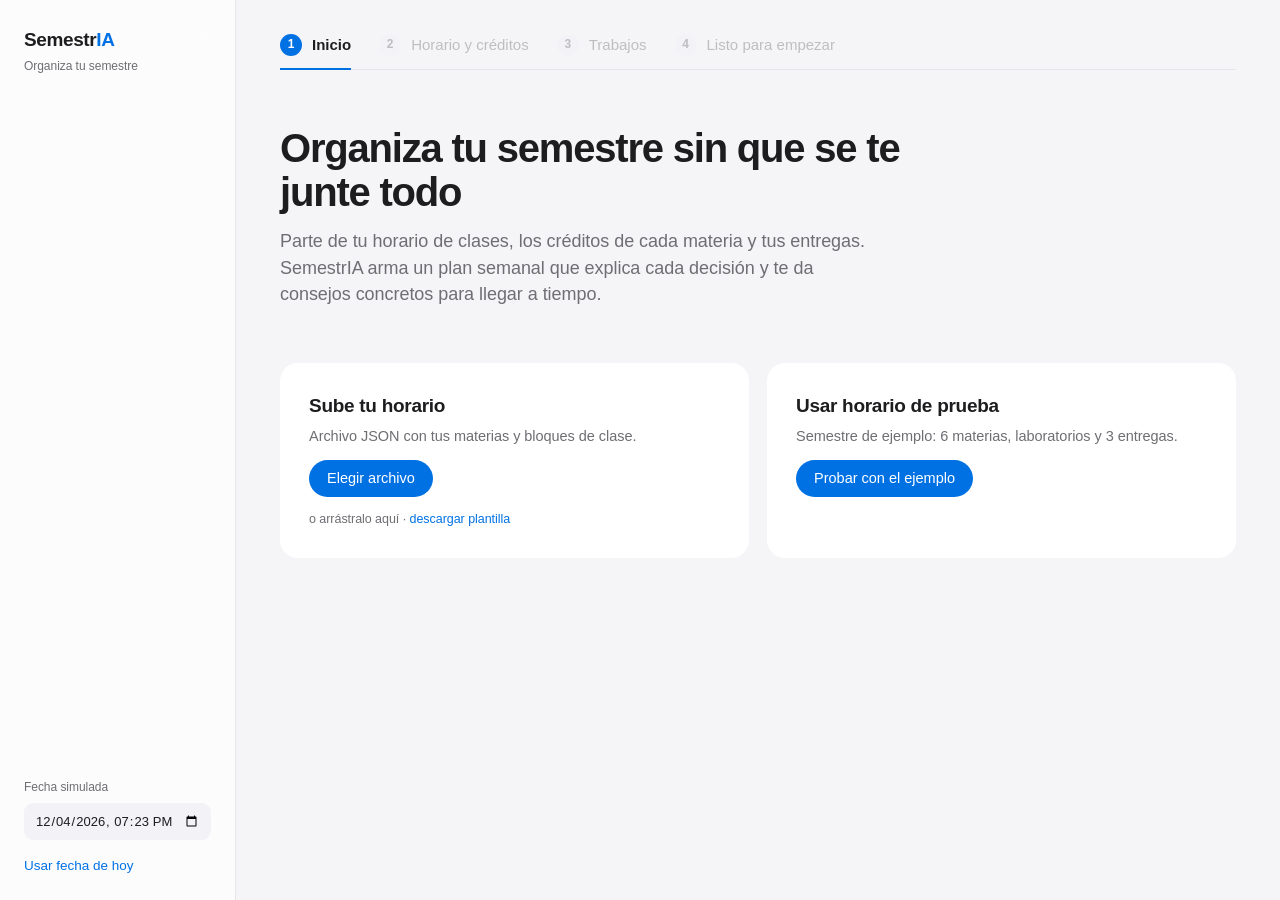
<file: prototipo/index.html>
<!doctype html>
<html lang="es">
<head>
<meta charset="utf-8">
<meta name="viewport" content="width=device-width, initial-scale=1">
<title>SemestrIA</title>
<link rel="stylesheet" href="estilos.css">
<link rel="stylesheet" href="asistente.css">
</head>
<body>
<aside class="side" id="side"></aside>
<main id="v"></main>
<div id="det"></div>
<dialog id="dlg"></dialog>
<script src="asistente.js"></script>
<script src="app.js"></script>
</body>
</html>
</file>
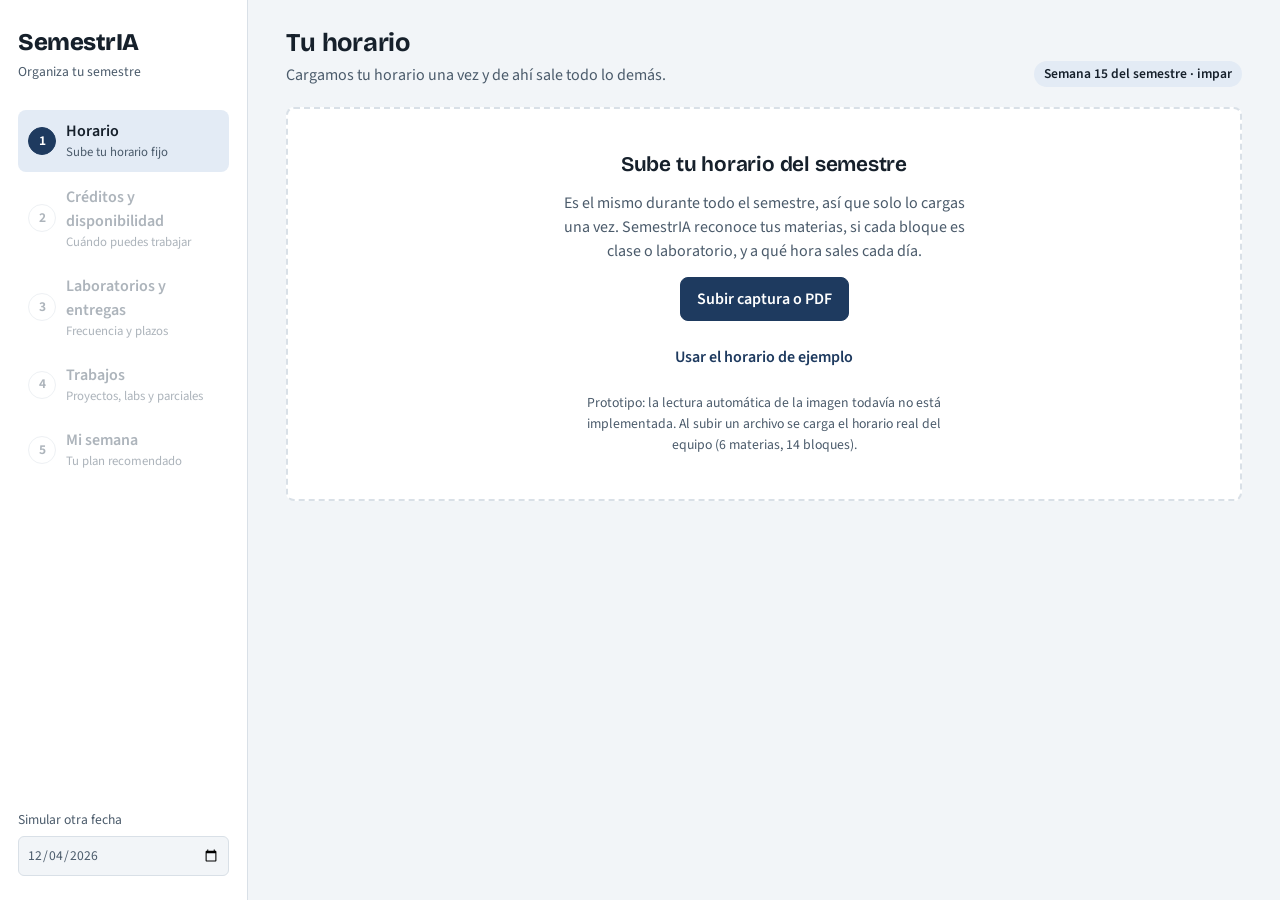
<file: archivo_hito2/prototipo/semestria_prototipo.html>
<!doctype html>
<html lang="es">
<head>
<meta charset="utf-8">
<meta name="viewport" content="width=device-width, initial-scale=1, viewport-fit=cover">
<title>SemestrIA · Organiza tu semestre</title>
<link rel="preconnect" href="https://fonts.googleapis.com">
<link href="https://fonts.googleapis.com/css2?family=Bricolage+Grotesque:opsz,wght@12..96,500..800&family=Source+Sans+3:wght@400;600;700&display=swap" rel="stylesheet">
<style>
:root {
  --bg: #F2F5F8; --panel: #FFFFFF; --ink: #16202B; --ink2: #4B5B6B; --line: #D9E0E7; --line2: #E8EDF2;
  --accent: #1E3A5F; --accent-ink: #FFFFFF; --accent-soft: #E3EBF5;
  --clase: #C6DEAB; --clase-ink: #274317; --clase-line: #9DBF7A;
  --facil: #23857B; --medio: #B9800C; --dificil: #B3362A; --estudio: #5F6DA3;
  --facil-bg: #D5EEEA; --medio-bg: #F7E8C3; --dificil-bg: #F7D9D4; --estudio-bg: #DFE3F2;
  --warn-bg: #FBEAD0; --warn-ink: #5E3B05; --ok: #1F7A4D;
  --fd: "Bricolage Grotesque", "Segoe UI", system-ui, sans-serif;
  --fb: "Source Sans 3", "Segoe UI", system-ui, -apple-system, sans-serif;
  --r: 8px; --row: 44px;
}
@media (prefers-color-scheme: dark) {
  :root:not([data-theme="light"]) {
    --bg: #11171E; --panel: #1A222B; --ink: #E8EDF2; --ink2: #A3B0BD; --line: #2D3946; --line2: #232E39;
    --accent: #8FB4E3; --accent-ink: #0E1620; --accent-soft: #24354B;
    --clase: #3B5A2B; --clase-ink: #E0F1CF; --clase-line: #5C8545;
    --facil: #4DBBAE; --medio: #E0A92F; --dificil: #EE7A6C; --estudio: #94A1D8;
    --facil-bg: #1F4A45; --medio-bg: #52411A; --dificil-bg: #5A2A25; --estudio-bg: #2C3350;
    --warn-bg: #4A3718; --warn-ink: #F5DBA8; --ok: #5CCB92;
  }
}
:root[data-theme="dark"] {
  --bg: #11171E; --panel: #1A222B; --ink: #E8EDF2; --ink2: #A3B0BD; --line: #2D3946; --line2: #232E39;
  --accent: #8FB4E3; --accent-ink: #0E1620; --accent-soft: #24354B;
  --clase: #3B5A2B; --clase-ink: #E0F1CF; --clase-line: #5C8545;
  --facil: #4DBBAE; --medio: #E0A92F; --dificil: #EE7A6C; --estudio: #94A1D8;
  --facil-bg: #1F4A45; --medio-bg: #52411A; --dificil-bg: #5A2A25; --estudio-bg: #2C3350;
  --warn-bg: #4A3718; --warn-ink: #F5DBA8; --ok: #5CCB92;
}

* { box-sizing: border-box; }
:root { padding-top: env(safe-area-inset-top, 0px); padding-bottom: env(safe-area-inset-bottom, 0px); }
html { scroll-padding-top: env(safe-area-inset-top, 0px); }
html, body { margin: 0; }
body { background: var(--bg); color: var(--ink); font: 16px/1.5 var(--fb); -webkit-text-size-adjust: 100%; }
h1, h2, h3 { font-family: var(--fd); line-height: 1.15; margin: 0; letter-spacing: -0.01em; }
h2 { font-size: 1.6rem; font-weight: 700; }
h3 { font-size: 1.05rem; font-weight: 650; }
p { margin: 0; }
button, input, select { font: inherit; color: inherit; }
button { cursor: pointer; }
:focus-visible { outline: 3px solid var(--accent); outline-offset: 2px; border-radius: 4px; }
.sr { position: absolute; width: 1px; height: 1px; overflow: hidden; clip: rect(0 0 0 0); white-space: nowrap; }

/* ---------- estructura ---------- */
.app { display: grid; grid-template-columns: 248px minmax(0, 1fr); min-height: 100vh; }
.rail { background: var(--panel); border-right: 1px solid var(--line); padding: 24px 18px; display: flex; flex-direction: column; gap: 28px; position: sticky; top: 0; align-self: start; height: 100vh; }
.brand { font-family: var(--fd); font-weight: 800; font-size: 1.5rem; letter-spacing: -0.02em; }
.brand small { display: block; font-family: var(--fb); font-weight: 400; font-size: .85rem; color: var(--ink2); letter-spacing: 0; margin-top: 2px; }
.steps { list-style: none; margin: 0; padding: 0; display: grid; gap: 4px; }
.step { width: 100%; display: grid; grid-template-columns: 28px 1fr; gap: 10px; align-items: center; text-align: left; background: none; border: 0; padding: 9px 10px; border-radius: var(--r); color: var(--ink2); }
.step .n { width: 28px; height: 28px; border-radius: 50%; border: 1.5px solid var(--line); display: grid; place-items: center; font-weight: 650; font-size: .85rem; background: var(--panel); }
.step .t { font-weight: 600; line-height: 1.2; }
.step .s { display: block; font-weight: 400; font-size: .8rem; color: var(--ink2); }
.step[aria-current="step"] { background: var(--accent-soft); color: var(--ink); }
.step[aria-current="step"] .n { background: var(--accent); border-color: var(--accent); color: var(--accent-ink); }
.step.hecho .n { background: var(--ok); border-color: var(--ok); color: #fff; }
.step:disabled { opacity: .45; cursor: not-allowed; }
.rail .sim { margin-top: auto; font-size: .85rem; color: var(--ink2); display: grid; gap: 6px; }
.rail .sim input { width: 100%; padding: 6px 8px; border: 1px solid var(--line); border-radius: 6px; background: var(--bg); }

.main { padding: 28px clamp(16px, 3vw, 40px) 56px; min-width: 0; }
.head { display: flex; flex-wrap: wrap; align-items: end; justify-content: space-between; gap: 12px 24px; margin-bottom: 20px; }
.head p { color: var(--ink2); max-width: 62ch; margin-top: 6px; }
.chip { display: inline-flex; align-items: center; gap: 6px; padding: 3px 10px; border-radius: 999px; background: var(--accent-soft); font-size: .85rem; font-weight: 600; white-space: nowrap; }

.card { background: var(--panel); border: 1px solid var(--line); border-radius: var(--r); padding: 20px; }
.card + .card { margin-top: 16px; }
.grid2 > .card, .side > .card, .grid2 > .card + .card { margin-top: 0; }
.card > h3 { margin-bottom: 4px; }
.card > .sub { color: var(--ink2); font-size: .95rem; margin-bottom: 14px; }
.grid2 { display: grid; grid-template-columns: repeat(auto-fit, minmax(min(320px, 100%), 1fr)); gap: 16px; }
.nota { font-size: .86rem; color: var(--ink2); }

.btn { border: 1px solid var(--line); background: var(--panel); border-radius: var(--r); padding: 9px 16px; font-weight: 600; min-height: 40px; display: inline-flex; align-items: center; gap: 8px; }
.btn:hover { border-color: var(--accent); }
.btn.primary { background: var(--accent); color: var(--accent-ink); border-color: var(--accent); }
.btn.primary:hover { filter: brightness(1.08); }
.btn.sm { min-height: 32px; padding: 4px 10px; font-size: .9rem; }
.btn.ghost { border-color: transparent; background: none; color: var(--accent); padding-inline: 8px; }
.actions { display: flex; flex-wrap: wrap; gap: 10px; margin-top: 18px; align-items: center; }

/* ---------- formularios ---------- */
label.f { display: grid; gap: 4px; font-size: .9rem; font-weight: 600; }
label.f > span.h { font-weight: 400; color: var(--ink2); font-size: .82rem; }
input[type="text"], input[type="number"], input[type="time"], input[type="date"], select {
  padding: 8px 10px; border: 1px solid var(--line); border-radius: 6px; background: var(--panel); min-height: 40px; width: 100%;
}
input[type="number"] { max-width: 96px; }
input[type="time"] { max-width: 130px; }
.seg { justify-self: start; max-width: 100%; display: inline-flex; border: 1px solid var(--line); border-radius: 6px; overflow: hidden; background: var(--panel); }
.seg button { border: 0; background: none; padding: 7px 10px; min-height: 38px; border-right: 1px solid var(--line); font-size: .92rem; }
.seg button:last-child { border-right: 0; }
.seg button[aria-pressed="true"] { background: var(--accent); color: var(--accent-ink); font-weight: 650; }
.seg button[data-dif="Fácil"][aria-pressed="true"] { background: var(--facil); color: #fff; }
.seg button[data-dif="Medio"][aria-pressed="true"] { background: var(--medio); color: #fff; }
.seg button[data-dif="Difícil"][aria-pressed="true"] { background: var(--dificil); color: #fff; }
.q { display: grid; gap: 6px; margin-top: 14px; }
.q > .ql { font-weight: 600; font-size: .95rem; }
.switch { display: inline-flex; align-items: center; gap: 8px; }
.switch input { width: 20px; height: 20px; accent-color: var(--accent); }
.ctr { display: inline-flex; align-items: center; border: 1px solid var(--line); border-radius: 6px; overflow: hidden; }
.ctr button { border: 0; background: var(--bg); width: 34px; height: 38px; font-size: 1.1rem; }
.ctr b { min-width: 34px; text-align: center; font-family: var(--fd); }

/* ---------- tablas ---------- */
.tabla { width: 100%; border-collapse: collapse; font-size: .95rem; }
.tabla th { text-align: left; font-weight: 600; color: var(--ink2); font-size: .85rem; padding: 8px 10px; border-bottom: 1px solid var(--line); }
.tabla td { padding: 10px; border-bottom: 1px solid var(--line2); vertical-align: middle; }
.tabla td.num, .tabla th.num { text-align: right; font-variant-numeric: tabular-nums; }
.tabla tfoot td { font-weight: 650; border-bottom: 0; }
.scroll-x { overflow-x: auto; }
.mat { font-weight: 650; }
.pill { display: inline-block; font-size: .78rem; padding: 1px 8px; border-radius: 999px; background: var(--clase); color: var(--clase-ink); font-weight: 600; }
.pill.lab { background: var(--estudio-bg); color: var(--ink); }
.dot { display: inline-block; width: 10px; height: 10px; border-radius: 50%; margin-right: 6px; vertical-align: baseline; }
.dot.Fácil { background: var(--facil); } .dot.Medio { background: var(--medio); } .dot.Difícil { background: var(--dificil); } .dot.estudio { background: var(--estudio); }

/* ---------- dropzone ---------- */
.drop { border: 2px dashed var(--line); background: var(--panel); border-radius: var(--r); padding: 44px 24px; text-align: center; display: grid; gap: 14px; justify-items: center; }
.drop h3 { font-size: 1.3rem; }
.drop p { color: var(--ink2); max-width: 52ch; }
.leyendo { display: flex; gap: 12px; align-items: center; font-weight: 600; }
.spin { width: 18px; height: 18px; border: 3px solid var(--line); border-top-color: var(--accent); border-radius: 50%; animation: giro .8s linear infinite; }
@keyframes giro { to { transform: rotate(360deg); } }
@media (prefers-reduced-motion: reduce) { .spin { animation: none; border-top-color: var(--accent); } }

/* ---------- semana ---------- */
.semana { display: grid; grid-template-columns: minmax(0, 1fr) 330px; gap: 16px; align-items: start; }
.wk { background: var(--panel); border: 1px solid var(--line); border-radius: var(--r); overflow: hidden; }
.wk-bar { display: flex; align-items: center; justify-content: space-between; gap: 12px; padding: 10px 14px; border-bottom: 1px solid var(--line); flex-wrap: wrap; }
.wk-bar .tit { font-family: var(--fd); font-weight: 700; font-size: 1.1rem; }
.wk-bar .nav { display: flex; gap: 6px; align-items: center; }
.leyenda { display: flex; flex-wrap: wrap; gap: 6px 16px; padding: 8px 14px; font-size: .84rem; color: var(--ink2); border-bottom: 1px solid var(--line2); }
.leyenda i { display: inline-block; width: 12px; height: 12px; border-radius: 3px; margin-right: 6px; vertical-align: -1px; }
.gscroll { overflow-x: auto; padding-bottom: 12px; }
.g { min-width: 760px; display: grid; grid-template-columns: 52px repeat(7, minmax(0, 1fr)); }
.g .hd { padding: 8px 6px; text-align: center; border-bottom: 1px solid var(--line); font-size: .85rem; border-left: 1px solid var(--line2); }
.g .hd:first-child { border-left: 0; }
.g .hd b { display: block; font-family: var(--fd); font-size: 1.05rem; }
.g .hd small { color: var(--ink2); display: block; min-height: 1.2em; }
.g .hd.hoy b { color: var(--accent); }
.g .hd.hoy::after { content: ""; display: block; height: 3px; border-radius: 2px; background: var(--accent); margin: 3px 14px 0; }
.g .hd.off { opacity: .6; }
.g .horas { position: relative; height: calc(var(--row) * 14); }
.g .horas span { position: absolute; right: 6px; transform: translateY(-50%); font-size: .75rem; color: var(--ink2); font-variant-numeric: tabular-nums; }
.g .col { position: relative; height: calc(var(--row) * 14); border-left: 1px solid var(--line2);
  background-image: linear-gradient(to bottom, var(--line2) 1px, transparent 1px); background-size: 100% var(--row); }
.g .col.off { background-color: color-mix(in srgb, var(--ink) 4%, transparent); }
.blk { position: absolute; left: 3px; right: 3px; border-radius: 6px; padding: 3px 6px; font-size: .78rem; line-height: 1.22; overflow: hidden; text-align: left; border: 0; }
.blk b { display: block; font-weight: 650; }
.blk .sub2 { opacity: .85; }
.blk.clase { background: var(--clase); color: var(--clase-ink); border: 1px solid var(--clase-line); cursor: default; }
.blk.fantasma { background: transparent; color: var(--ink2); border: 1.5px dashed var(--clase-line); cursor: default; }
.blk.rec { color: var(--ink); border-left: 5px solid; box-shadow: none; }
.blk.rec:hover { filter: brightness(.96); }
.blk.rec[aria-pressed="true"] { outline: 3px solid var(--accent); outline-offset: 1px; z-index: 3; }
.blk.rec.Fácil { background: var(--facil-bg); border-color: var(--facil); }
.blk.rec.Medio { background: var(--medio-bg); border-color: var(--medio); }
.blk.rec.Difícil { background: var(--dificil-bg); border-color: var(--dificil); }
.blk.rec.estudio { background: repeating-linear-gradient(135deg, var(--estudio-bg) 0 8px, color-mix(in srgb, var(--estudio-bg) 80%, var(--panel)) 8px 16px); border-color: var(--estudio); }
.ahora { position: absolute; left: 0; right: 0; height: 2px; background: var(--dificil); z-index: 4; }
.ahora::before { content: ""; position: absolute; left: -4px; top: -3px; width: 8px; height: 8px; border-radius: 50%; background: var(--dificil); }

.side { display: grid; gap: 16px; }
.side .card + .card { margin-top: 0; }
.alerta { background: var(--warn-bg); color: var(--warn-ink); border-radius: var(--r); padding: 12px 14px; font-size: .92rem; border: 1px solid color-mix(in srgb, var(--warn-ink) 25%, transparent); }
.alerta + .alerta { margin-top: 8px; }
.ok-msg { background: color-mix(in srgb, var(--ok) 14%, var(--panel)); color: var(--ink); border: 1px solid color-mix(in srgb, var(--ok) 40%, transparent); border-radius: var(--r); padding: 10px 14px; font-size: .92rem; margin-top: 12px; }
.det h3 { margin-bottom: 6px; }
.det .meta { color: var(--ink2); font-size: .9rem; margin-bottom: 8px; }
.det .por { background: var(--bg); border-radius: 6px; padding: 10px 12px; font-size: .92rem; }
.vacio { color: var(--ink2); font-size: .92rem; }
.lista { list-style: none; margin: 0; padding: 0; display: grid; gap: 2px; }
.tarea { display: grid; grid-template-columns: 24px 1fr auto; gap: 8px; align-items: start; padding: 8px 4px; border-bottom: 1px solid var(--line2); }
.tarea:last-child { border-bottom: 0; }
.tarea input { width: 20px; height: 20px; margin-top: 2px; accent-color: var(--ok); }
.tarea .tt { font-weight: 600; font-size: .93rem; line-height: 1.25; }
.tarea .ts { font-size: .82rem; color: var(--ink2); }
.tarea .th { font-size: .82rem; color: var(--ink2); white-space: nowrap; text-align: right; font-variant-numeric: tabular-nums; }
.tarea.venc .ts em { color: var(--dificil); font-style: normal; font-weight: 650; }
.hecha .tt { text-decoration: line-through; color: var(--ink2); }
.barra { display: grid; gap: 3px; padding: 6px 0; }
.barra .bl { display: flex; flex-wrap: wrap; justify-content: space-between; font-size: .88rem; gap: 0 8px; }
.barra .bl span:last-child { color: var(--ink2); font-variant-numeric: tabular-nums; white-space: nowrap; }
.barra .pista { position: relative; height: 8px; border-radius: 4px; background: var(--line2); overflow: hidden; display: flex; }
.barra .tick { position: absolute; top: 0; bottom: 0; width: 2px; background: var(--panel); }
.barra .sobre { color: var(--dificil); font-weight: 650; }
.barra .pista i { display: block; height: 100%; }
.barra .t { background: var(--accent); } .barra .e { background: var(--estudio); }

.disp { display: grid; grid-template-columns: 1.1fr 1.4fr auto; gap: 8px 16px; align-items: center; padding: 10px 0; border-bottom: 1px solid var(--line2); }
.disp:last-child { border-bottom: 0; }
.disp .dn { font-weight: 650; }
.disp .ds { color: var(--ink2); font-size: .9rem; }
.mini { margin-top: 14px; }

@media (max-width: 1100px) { .semana { grid-template-columns: minmax(0, 1fr); } }
@media (max-width: 820px) {
  .app { grid-template-columns: minmax(0, 1fr); }
  .rail { position: static; height: auto; flex-direction: row; flex-wrap: wrap; align-items: center; gap: 10px; padding: 12px 14px; border-right: 0; border-bottom: 1px solid var(--line); }
  .steps { display: flex; overflow-x: auto; width: 100%; gap: 6px; }
  .step { grid-template-columns: 24px auto; width: auto; white-space: nowrap; }
  .step .s { display: none; }
  .rail .sim { display: none; }
  .disp { grid-template-columns: 1fr; }
}

</style>
</head>
<body>
<div id="app"></div>
<script>
/* SemestrIA - motor de recomendación (puerto a JavaScript del motor Python).
 * Misma lógica, mismos nombres y mismos resultados: se verifica en pruebas/cruce_js_python.js.
 * Fechas = milisegundos UTC a medianoche; duraciones = minutos enteros.
 */
(function (root) {
  "use strict";

  const HORAS_POR_CREDITO = 48; // Decreto 1330 de 2019, Art. 2.5.3.2.4.1
  const SEMANAS_PERIODO = 16;
  const DIAS = ["Lunes", "Martes", "Miércoles", "Jueves", "Viernes", "Sábado", "Domingo"];
  const HORAS_BASE = { Taller: 2.0, Laboratorio: 3.0, Proyecto: 6.0, Parcial: 5.0 };
  const FACTOR_DIFICULTAD = { "Fácil": 0.75, Medio: 1.0, "Difícil": 1.5 };
  const RANGO_DIFICULTAD = { "Fácil": 1, Medio: 2, "Difícil": 3 };
  const MARGEN_DIAS = { "Fácil": 0, Medio: 1, "Difícil": 2 };
  const MS_DIA = 86400000;

  function config(over) {
    const c = Object.assign({
      dia_inicio: 7 * 60, dia_fin: 21 * 60, max_horas_dia: 6.0, max_min_tarea_dia: 120,
      bloque_max: 120, bloque_min: 60, paso: 30, usar_huecos: true, hueco_minimo: 60,
    }, over || {});
    c.cap_dia = Math.floor(c.max_horas_dia * 60);
    return c;
  }

  // ---- utilidades de tiempo ----
  const aMin = (s) => { const p = s.split(":"); return Number(p[0]) * 60 + Number(p[1]); };
  const aHHMM = (m) => String(Math.floor(m / 60)).padStart(2, "0") + ":" + String(m % 60).padStart(2, "0");
  const fecha = (s) => { const p = s.split("-").map(Number); return Date.UTC(p[0], p[1] - 1, p[2]); };
  const iso = (ms) => { const d = new Date(ms); return d.getUTCFullYear() + "-" + String(d.getUTCMonth() + 1).padStart(2, "0") + "-" + String(d.getUTCDate()).padStart(2, "0"); };
  const ddmm = (ms) => { const d = new Date(ms); return String(d.getUTCDate()).padStart(2, "0") + "/" + String(d.getUTCMonth() + 1).padStart(2, "0"); };
  const weekday = (ms) => (new Date(ms).getUTCDay() + 6) % 7;
  const addDias = (ms, n) => ms + n * MS_DIA;
  const ordinal = (ms) => Math.round(ms / MS_DIA);
  const redondearArriba = (m, paso) => Math.ceil(m / (paso || 30)) * (paso || 30);
  const semanaDelSemestre = (f, inicio) => Math.floor((f - inicio) / MS_DIA / 7) + 1;
  const paridad = (s) => (s % 2 === 0 ? "par" : "impar");
  const cmp = (a, b) => (a < b ? -1 : a > b ? 1 : 0);
  const cmpTupla = (a, b) => { for (let i = 0; i < a.length; i++) { const c = cmp(a[i], b[i]); if (c) return c; } return 0; };

  // ---- créditos -> tiempo ----
  function creditosDe(materia, datos) {
    const m = datos.materias.find((x) => x.codigo === materia);
    if (!m) throw new Error("Materia desconocida: " + materia);
    return m.creditos;
  }
  const horasTotalesSemana = (cred) => (cred * HORAS_POR_CREDITO) / SEMANAS_PERIODO;

  function contactoSemanalMin(materia, datos) {
    let total = 0;
    for (const b of datos.bloques) {
      if (b.materia !== materia) continue;
      let dur = aMin(b.fin) - aMin(b.inicio);
      const cfg = (datos.labs || {})[materia] || {};
      if (b.tipo === "LAB" && cfg.frecuencia === "quincenal") dur = dur / 2;
      total += dur;
    }
    return total;
  }
  const horasIndependientes = (materia, datos) =>
    Math.max(0, horasTotalesSemana(creditosDe(materia, datos)) - contactoSemanalMin(materia, datos) / 60);

  // ---- horario ----
  function sesionOcurre(b, f, datos) {
    const inicio = fecha(datos.semestre_inicio);
    if (f < inicio) return false;
    if (b.tipo === "LAB") {
      const cfg = (datos.labs || {})[b.materia] || {};
      if (cfg.frecuencia === "quincenal") return paridad(semanaDelSemestre(f, inicio)) === cfg.semanas;
    }
    return true;
  }
  function bloquesDelDia(f, datos) {
    return datos.bloques.filter((b) => b.dia === weekday(f) && sesionOcurre(b, f, datos)).sort((a, b) =>
      cmpTupla([aMin(a.inicio), aMin(a.fin), a.materia], [aMin(b.inicio), aMin(b.fin), b.materia]));
  }
  function dispDia(datos, wd) {
    const v = (datos.disponibilidad || {})[String(wd)] || {};
    return { disponible: v.disponible === undefined ? true : v.disponible, inicio_trabajo: v.inicio_trabajo || null };
  }
  function salidaDelDia(dia, datos) {
    const fines = datos.bloques.filter((b) => b.dia === dia).map((b) => aMin(b.fin));
    return fines.length ? Math.max.apply(null, fines) : null;
  }

  function ventanasLibres(f, datos, cfg, ahora) {
    const disp = dispDia(datos, weekday(f));
    if (!disp.disponible) return [];
    const ocupado = [];
    for (const b of bloquesDelDia(f, datos)) {
      const s = aMin(b.inicio), e = aMin(b.fin);
      if (ocupado.length && s <= ocupado[ocupado.length - 1][1]) ocupado[ocupado.length - 1][1] = Math.max(ocupado[ocupado.length - 1][1], e);
      else ocupado.push([s, e]);
    }
    const iniTrabajo = disp.inicio_trabajo ? aMin(disp.inicio_trabajo) : cfg.dia_inicio;
    const brutas = [];
    let cursor = cfg.dia_inicio;
    for (const se of ocupado) {
      const s = se[0], e = se[1];
      if (Math.min(s, cfg.dia_fin) > cursor) brutas.push([cursor, Math.min(s, cfg.dia_fin), false]);
      cursor = Math.max(cursor, e);
    }
    if (cursor < cfg.dia_fin) brutas.push([cursor, cfg.dia_fin, true]);
    const res = [];
    for (const br of brutas) {
      let s = br[0]; const e = br[1];
      if (br[2]) s = Math.max(s, iniTrabajo);
      else if (!cfg.usar_huecos) continue;
      if (ahora && ahora.fecha === f) s = Math.max(s, redondearArriba(ahora.min, cfg.paso));
      if (e - s >= cfg.hueco_minimo) res.push([s, e]);
    }
    return res;
  }

  // ---- trabajos ----
  const horasEstimadas = (tipo, dif, override) =>
    Math.ceil((override !== undefined && override !== null ? override : HORAS_BASE[tipo] * FACTOR_DIFICULTAD[dif]) * 2) / 2;

  function mkTarea(id, materia, tipo, titulo, due, dif, horas, desde, desdeMin, auto) {
    return { id, materia, tipo, titulo, due, dificultad: dif, min: Math.floor(horasEstimadas(tipo, dif, horas) * 60), desde, desde_min: desdeMin, auto };
  }
  function tareasManuales(datos, hoy) {
    const hechas = datos.hechas || [];
    return (datos.trabajos || []).filter((t) => !hechas.includes(t.id)).map((t) =>
      mkTarea(t.id, t.materia, t.tipo, t.titulo, fecha(t.entrega), t.dificultad, t.horas === undefined ? null : t.horas,
        t.desde ? fecha(t.desde) : hoy, 0, false));
  }
  function tareasAutomaticas(datos, hoy, hasta) {
    const inicio = fecha(datos.semestre_inicio);
    const hechas = new Set(datos.hechas || []);
    const res = [];
    for (let d = addDias(hoy, -14); d <= hasta; d = addDias(d, 1)) {
      for (const b of datos.bloques) {
        if (b.tipo !== "LAB" || b.dia !== weekday(d) || !sesionOcurre(b, d, datos)) continue;
        const cfg = (datos.labs || {})[b.materia];
        if (!cfg || !cfg.dias_entrega) continue;
        const due = addDias(d, cfg.dias_entrega);
        const tid = "lab:" + b.materia + ":" + iso(d);
        if (due < hoy || due > hasta || hechas.has(tid)) continue;
        res.push(mkTarea(tid, b.materia, "Laboratorio", "Informe de laboratorio " + b.materia + " (" + ddmm(d) + ")",
          due, cfg.dificultad, null, d, aMin(b.fin), true));
      }
      for (const materia of Object.keys(datos.entregas_clase || {})) {
        const cfg = datos.entregas_clase[materia];
        if (!cfg.frecuencia || cfg.frecuencia === "ninguna") continue;
        const lecs = datos.bloques.filter((b) => b.materia === materia && b.tipo === "LEC")
          .sort((a, b) => cmpTupla([a.dia, aMin(a.inicio)], [b.dia, aMin(b.inicio)]));
        if (!lecs.length || lecs[0].dia !== weekday(d)) continue;
        if (cfg.frecuencia === "quincenal" && paridad(semanaDelSemestre(d, inicio)) !== cfg.semanas) continue;
        const due = addDias(d, cfg.dias_entrega);
        const tid = "taller:" + materia + ":" + iso(d);
        if (due < hoy || due > hasta || hechas.has(tid)) continue;
        res.push(mkTarea(tid, materia, "Taller", "Taller " + materia + " (" + ddmm(d) + ")", due, cfg.dificultad, null, d, aMin(lecs[0].fin), true));
      }
    }
    return res;
  }
  // Tope de minutos por tarea y día; con la entrega a 1 día o menos se duplica (modo urgente).
  const topeTarea = (t, d, cfg) => (Math.round((t.due - d) / MS_DIA) <= 1 ? cfg.max_min_tarea_dia * 2 : cfg.max_min_tarea_dia);

  function finHorizonte(datos, hoy) {
    const domingo = addDias(hoy, 6 - weekday(hoy));
    let fin = addDias(domingo, 14);
    const hechas = datos.hechas || [];
    for (const t of datos.trabajos || []) {
      if (hechas.includes(t.id)) continue;
      const e = fecha(t.entrega);
      const eDom = addDias(e, 6 - weekday(e));
      if (eDom > fin && (eDom - hoy) / MS_DIA <= 56) fin = eDom;
    }
    return fin;
  }

  function restar(ventana, bloques) {
    let cur = ventana[0]; const e = ventana[1]; const res = [];
    for (const bb of bloques.slice().sort((a, b) => a[0] - b[0])) {
      if (bb[1] <= cur || bb[0] >= e) continue;
      if (bb[0] > cur) res.push([cur, bb[0]]);
      cur = Math.max(cur, bb[1]);
    }
    if (cur < e) res.push([cur, e]);
    return res;
  }
  const r1 = (x) => Math.round(x * 10) / 10;
  const g = (x) => String(x);

  // ---- planificador ----
  function planificar(datos, ahora, over) {
    const cfg = config(over);
    const hoy = ahora.fecha;
    const hasta = finHorizonte(datos, hoy);
    const tareas = tareasManuales(datos, hoy).concat(tareasAutomaticas(datos, hoy, hasta));
    const restante = {};
    tareas.forEach((t) => { restante[t.id] = t.min; });
    const bloques = [];
    const usadoDia = {};
    const usadoTarea = {};
    const ventanasDia = {};

    const prioridad = (t) => [ordinal(addDias(t.due, -MARGEN_DIAS[t.dificultad])), -RANGO_DIFICULTAD[t.dificultad], ordinal(t.due), t.id];
    const motivoTarea = (t, f) => {
      const dias = Math.round((t.due - f) / MS_DIA);
      const margen = MARGEN_DIAS[t.dificultad];
      const extra = margen ? " · " + margen + " día(s) de colchón por dificultad " + t.dificultad : " · dificultad " + t.dificultad;
      const cuando = dias === 0 ? "entrega hoy" : "entrega en " + dias + " día(s) (" + ddmm(t.due) + ")";
      const base = cuando.charAt(0).toUpperCase() + cuando.slice(1) + extra;
      if (dias <= 1) return base + ". Entrega inminente: se permite hasta " + Math.floor(topeTarea(t, f, cfg) / 60) + " h por día en esta tarea.";
      return base + ". Se reparte en bloques de máx. " + Math.floor(cfg.max_min_tarea_dia / 60) + " h por día.";
    };

    // Pasada 1: tareas (EDF con colchón por dificultad)
    for (let d = hoy; d <= hasta; d = addDias(d, 1)) {
      const ventanas = ventanasLibres(d, datos, cfg, ahora);
      ventanasDia[d] = ventanas;
      usadoDia[d] = 0;
      for (const w of ventanas) {
        const e = w[1];
        let cursor = w[0];
        while (e - cursor >= cfg.paso && usadoDia[d] < cfg.cap_dia) {
          let elegido = null;
          const cands = tareas.filter((t) => restante[t.id] > 0 && d <= t.due &&
            (d > t.desde || (d === t.desde && cursor >= t.desde_min)) &&
            (usadoTarea[t.id + "|" + d] || 0) < topeTarea(t, d, cfg));
          cands.sort((a, b) => cmpTupla(prioridad(a), prioridad(b)));
          for (const t of cands) {
            let chunk = Math.min(e - cursor, restante[t.id], topeTarea(t, d, cfg) - (usadoTarea[t.id + "|" + d] || 0), cfg.cap_dia - usadoDia[d], cfg.bloque_max);
            chunk = Math.floor(chunk / cfg.paso) * cfg.paso;
            if (chunk >= cfg.bloque_min || (chunk >= cfg.paso && chunk === restante[t.id])) { elegido = [t, chunk]; break; }
          }
          if (!elegido) { cursor += cfg.paso; continue; }
          const t = elegido[0], chunk = elegido[1];
          bloques.push({ fecha: iso(d), inicio: aHHMM(cursor), fin: aHHMM(cursor + chunk), tipo: "tarea", materia: t.materia,
            titulo: t.titulo, dificultad: t.dificultad, tarea_id: t.id, motivo: motivoTarea(t, d) });
          restante[t.id] -= chunk;
          usadoTarea[t.id + "|" + d] = (usadoTarea[t.id + "|" + d] || 0) + chunk;
          usadoDia[d] += chunk;
          cursor += chunk;
        }
      }
    }

    // Pasada 2: estudio independiente con lo que sobra
    const resumen = {};
    const materias = datos.materias.map((m) => m.codigo);
    for (let lunes = addDias(hoy, -weekday(hoy)); lunes <= hasta; lunes = addDias(lunes, 7)) {
      const diasSem = [0, 1, 2, 3, 4, 5, 6].map((i) => addDias(lunes, i));
      const diasHor = diasSem.filter((x) => x >= hoy && x <= hasta);
      const dispTotal = diasSem.filter((x) => dispDia(datos, weekday(x)).disponible).length;
      const dispRest = diasHor.filter((x) => dispDia(datos, weekday(x)).disponible).length;
      const fraccion = dispTotal ? dispRest / dispTotal : 0;
      const tareasSem = {};
      materias.forEach((m) => { tareasSem[m] = 0; });
      for (const b of bloques) {
        const bf = fecha(b.fecha);
        if (b.tipo === "tarea" && bf >= lunes && bf <= addDias(lunes, 6)) tareasSem[b.materia] += aMin(b.fin) - aMin(b.inicio);
      }
      const faltan = {}, metaTotal = {};
      materias.forEach((m) => {
        const base = Math.trunc(horasIndependientes(m, datos) * 60 * fraccion);
        metaTotal[m] = base;
        faltan[m] = Math.max(0, Math.floor(base / cfg.paso) * cfg.paso - tareasSem[m]);
      });
      for (const x of diasHor) {
        const usadoMatDia = {};
        const ocupados = bloques.filter((b) => b.fecha === iso(x)).map((b) => [aMin(b.inicio), aMin(b.fin)]);
        for (const ventana of ventanasDia[x] || []) {
          for (const seg of restar(ventana, ocupados)) {
            const e = seg[1];
            let cursor = seg[0];
            while (e - cursor >= cfg.paso && usadoDia[x] < cfg.cap_dia) {
              const cand = materias.filter((m) => faltan[m] > 0 && (usadoMatDia[m] || 0) < cfg.max_min_tarea_dia);
              cand.sort((a, b) => cmpTupla([-faltan[a], materias.indexOf(a)], [-faltan[b], materias.indexOf(b)]));
              let elegido = null;
              for (const m of cand) {
                let chunk = Math.min(e - cursor, faltan[m], cfg.max_min_tarea_dia - (usadoMatDia[m] || 0), cfg.cap_dia - usadoDia[x], cfg.bloque_max);
                chunk = Math.floor(chunk / cfg.paso) * cfg.paso;
                if (chunk >= cfg.bloque_min || (chunk >= cfg.paso && chunk === faltan[m])) { elegido = [m, chunk]; break; }
              }
              if (!elegido) { cursor += cfg.paso; continue; }
              const m = elegido[0], chunk = elegido[1];
              const h = horasIndependientes(m, datos);
              bloques.push({ fecha: iso(x), inicio: aHHMM(cursor), fin: aHHMM(cursor + chunk), tipo: "estudio", materia: m,
                titulo: "Estudio independiente · " + m, dificultad: null, tarea_id: null,
                motivo: "Meta semanal de " + m + ": " + creditosDe(m, datos) + " créditos × 3 h − horas en clase = " + h.toFixed(1) + " h de estudio independiente." });
              faltan[m] -= chunk;
              usadoMatDia[m] = (usadoMatDia[m] || 0) + chunk;
              usadoDia[x] += chunk;
              cursor += chunk;
            }
          }
        }
      }
      resumen[iso(lunes)] = {};
      for (const m of materias) {
        let est = 0;
        for (const b of bloques) {
          const bf = fecha(b.fecha);
          if (b.tipo === "estudio" && b.materia === m && bf >= lunes && bf <= addDias(lunes, 6)) est += aMin(b.fin) - aMin(b.inicio);
        }
        resumen[iso(lunes)][m] = { meta_h: r1(metaTotal[m] / 60), tareas_h: r1(tareasSem[m] / 60), estudio_h: r1(est / 60) };
      }
    }

    const advertencias = [];
    for (const t of tareas) {
      if (restante[t.id] > 0) {
        advertencias.push({ tipo: "no_cabe", tarea_id: t.id, titulo: t.titulo, faltan_h: restante[t.id] / 60,
          mensaje: "No alcanza el tiempo libre: faltan " + g(restante[t.id] / 60) + " h para «" + t.titulo + "» antes del " + ddmm(t.due) + "." });
      }
    }
    for (const t of datos.trabajos || []) {
      if (!(datos.hechas || []).includes(t.id) && fecha(t.entrega) < hoy) {
        advertencias.push({ tipo: "vencida", tarea_id: t.id, titulo: t.titulo, faltan_h: 0, mensaje: "«" + t.titulo + "» ya venció (" + ddmm(fecha(t.entrega)) + ")." });
      }
    }
    bloques.sort((a, b) => cmpTupla([a.fecha, a.inicio, a.materia], [b.fecha, b.inicio, b.materia]));
    return {
      bloques, advertencias, resumen,
      tareas: tareas.map((t) => Object.assign({}, t, { due: iso(t.due), desde: iso(t.desde) })),
      horizonte: [iso(hoy), iso(hasta)],
    };
  }

  const API = {
    DIAS, HORAS_BASE, FACTOR_DIFICULTAD, MARGEN_DIAS, HORAS_POR_CREDITO, SEMANAS_PERIODO, config,
    aMin, aHHMM, fecha, iso, ddmm, weekday, addDias, semanaDelSemestre, paridad,
    creditosDe, horasTotalesSemana, contactoSemanalMin, horasIndependientes, sesionOcurre, bloquesDelDia,
    salidaDelDia, ventanasLibres, horasEstimadas, tareasManuales, tareasAutomaticas, planificar,
  };
  if (typeof module !== "undefined" && module.exports) module.exports = API;
  else root.SemestrIA = API;
})(typeof window !== "undefined" ? window : this);

</script>
<script>
/* SemestrIA - prototipo de interfaz. Usa el mismo motor que el código Python (engine.js). */
(function () {
  "use strict";
  const E = window.SemestrIA;
  const EJEMPLO = {"semestre_inicio": "2026-08-24", "materias": [{"codigo": "ISIS FDSI", "creditos": 3}, {"codigo": "ISIS ARSW", "creditos": 4}, {"codigo": "ECOADPR FIPE", "creditos": 3}, {"codigo": "CIENCBAS ASTO", "creditos": 3}, {"codigo": "MATE ECDI", "creditos": 4}, {"codigo": "ISIS PTIA", "creditos": 3}], "bloques": [{"materia": "ISIS ARSW", "tipo": "LEC", "dia": 1, "inicio": "11:30", "fin": "13:00", "salon": "C C1-203"}, {"materia": "CIENCBAS ASTO", "tipo": "LEC", "dia": 1, "inicio": "13:00", "fin": "14:30", "salon": "D D-111"}, {"materia": "MATE ECDI", "tipo": "LEC", "dia": 1, "inicio": "14:30", "fin": "16:00", "salon": "C C4-201"}, {"materia": "ISIS FDSI", "tipo": "LEC", "dia": 2, "inicio": "07:00", "fin": "08:30", "salon": "D D-301-E"}, {"materia": "ECOADPR FIPE", "tipo": "LEC", "dia": 2, "inicio": "11:30", "fin": "13:00", "salon": "C C1-101"}, {"materia": "ISIS FDSI", "tipo": "LAB", "dia": 3, "inicio": "07:00", "fin": "10:00", "salon": "C C1-205A"}, {"materia": "CIENCBAS ASTO", "tipo": "LEC", "dia": 3, "inicio": "13:00", "fin": "14:30", "salon": "D D-312-E"}, {"materia": "MATE ECDI", "tipo": "LEC", "dia": 3, "inicio": "14:30", "fin": "16:00", "salon": "D D-211"}, {"materia": "ISIS FDSI", "tipo": "LEC", "dia": 4, "inicio": "07:00", "fin": "08:30", "salon": "C C7-203"}, {"materia": "ISIS ARSW", "tipo": "LAB", "dia": 4, "inicio": "10:00", "fin": "13:00", "salon": "C C1-205A"}, {"materia": "MATE ECDI", "tipo": "LEC", "dia": 4, "inicio": "14:30", "fin": "16:00", "salon": "C C1-203"}, {"materia": "ECOADPR FIPE", "tipo": "LEC", "dia": 5, "inicio": "08:30", "fin": "10:00", "salon": "C C3-205"}, {"materia": "ISIS PTIA", "tipo": "LEC", "dia": 5, "inicio": "10:00", "fin": "11:30", "salon": "F F-112"}, {"materia": "ISIS PTIA", "tipo": "LAB", "dia": 5, "inicio": "11:30", "fin": "13:00", "salon": "D D-310-E"}], "labs": {"ISIS FDSI": {"frecuencia": "quincenal", "semanas": "par", "dias_entrega": 7, "dificultad": "Medio"}, "ISIS ARSW": {"frecuencia": "semanal", "semanas": null, "dias_entrega": 7, "dificultad": "Difícil"}, "ISIS PTIA": {"frecuencia": "quincenal", "semanas": "impar", "dias_entrega": 7, "dificultad": "Fácil"}}, "entregas_clase": {"CIENCBAS ASTO": {"frecuencia": "semanal", "semanas": null, "dias_entrega": 7, "dificultad": "Fácil"}, "MATE ECDI": {"frecuencia": "semanal", "semanas": null, "dias_entrega": 7, "dificultad": "Medio"}}, "disponibilidad": {"0": {"disponible": true, "inicio_trabajo": "08:00"}, "1": {"disponible": true, "inicio_trabajo": "17:00"}, "2": {"disponible": true, "inicio_trabajo": "14:00"}, "3": {"disponible": true, "inicio_trabajo": "17:00"}, "4": {"disponible": true, "inicio_trabajo": "17:00"}, "5": {"disponible": true, "inicio_trabajo": "14:00"}, "6": {"disponible": false, "inicio_trabajo": null}}, "trabajos": [{"id": "m1", "materia": "MATE ECDI", "tipo": "Parcial", "titulo": "Parcial 2 de ECDI", "entrega": "2026-10-20", "dificultad": "Difícil"}, {"id": "m2", "materia": "ISIS ARSW", "tipo": "Proyecto", "titulo": "Proyecto ARSW - entrega 1", "entrega": "2026-10-23", "dificultad": "Medio"}, {"id": "m3", "materia": "ISIS PTIA", "tipo": "Proyecto", "titulo": "Proyecto PTIA - Hito 2", "entrega": "2026-10-30", "dificultad": "Medio", "horas": 8}], "hechas": []};
  const MESES = ["ene", "feb", "mar", "abr", "may", "jun", "jul", "ago", "sep", "oct", "nov", "dic"];
  const DIAS_CORTO = ["lun", "mar", "mié", "jue", "vie", "sáb", "dom"];
  const DIAS = E.DIAS;
  const TIPOS = ["Proyecto", "Parcial", "Laboratorio", "Taller"];
  const DIFS = ["Fácil", "Medio", "Difícil"];
  const ROW = 44, H0 = 7 * 60;
  const MS_DIA = 86400000;
  const PASOS = [
    { t: "Horario", s: "Sube tu horario fijo" },
    { t: "Créditos y disponibilidad", s: "Cuándo puedes trabajar" },
    { t: "Laboratorios y entregas", s: "Frecuencia y plazos" },
    { t: "Trabajos", s: "Proyectos, labs y parciales" },
    { t: "Mi semana", s: "Tu plan recomendado" },
  ];

  const esc = (s) => String(s).replace(/[&<>"']/g, (c) => ({ "&": "&amp;", "<": "&lt;", ">": "&gt;", '"': "&quot;", "'": "&#39;" }[c]));
  const isoLocal = (d) => d.getFullYear() + "-" + String(d.getMonth() + 1).padStart(2, "0") + "-" + String(d.getDate()).padStart(2, "0");
  const fmtH = (h) => h.toLocaleString("es-CO", { maximumFractionDigits: 1 }) + " h";
  const fmtFecha = (ms) => DIAS_CORTO[E.weekday(ms)] + " " + new Date(ms).getUTCDate() + " " + MESES[new Date(ms).getUTCMonth()];
  const hhmm12 = (m) => E.aHHMM(m).replace(/^0/, "");
  const hora12 = (m) => { const h = Math.floor(m / 60); return (h % 12 === 0 ? 12 : h % 12) + ":" + String(m % 60).padStart(2, "0") + (h < 12 ? " a. m." : " p. m."); };
  const clone = (o) => JSON.parse(JSON.stringify(o));

  // ------------------------------------------------------------------ estado
  const state = {
    paso: 0, cargado: false, leyendo: false, datos: null, plan: null,
    fechaSim: isoLocal(new Date()), semana: 0, sel: null, msg: "",
    maxH: 6, usarHuecos: true, hechasInfo: {}, form: null, formMsg: "",
  };

  function semilla(hoyMs) {
    const f = (n) => E.iso(E.addDias(hoyMs, n));
    return [
      { id: "m1", materia: "MATE ECDI", tipo: "Parcial", titulo: "Parcial 2 de ECDI", entrega: f(8), dificultad: "Difícil" },
      { id: "m2", materia: "ISIS ARSW", tipo: "Proyecto", titulo: "Proyecto ARSW - entrega 1", entrega: f(11), dificultad: "Medio" },
      { id: "m3", materia: "ISIS PTIA", tipo: "Proyecto", titulo: "Proyecto PTIA - Hito 2", entrega: f(18), dificultad: "Medio", horas: 8 },
    ];
  }

  function iniciar() {
    state.datos = clone(EJEMPLO);
    state.datos.trabajos = semilla(ahora().fecha);
    state.datos.hechas = [];
    state.form = nuevoForm();
  }
  function nuevoForm() {
    return { materia: state.datos.materias[0].codigo, tipo: "Proyecto", titulo: "", entrega: E.iso(E.addDias(ahora().fecha, 7)), dificultad: "Medio", horas: "" };
  }
  function ahora() {
    const n = new Date();
    const real = isoLocal(n);
    return { fecha: E.fecha(state.fechaSim), min: state.fechaSim === real ? n.getHours() * 60 + n.getMinutes() : H0, esReal: state.fechaSim === real };
  }
  function recalcular() {
    state.sel = null;
    state.plan = state.cargado
      ? E.planificar(state.datos, ahora(), E.config({ max_horas_dia: state.maxH, usar_huecos: state.usarHuecos }))
      : null;
  }
  const semanasDisp = () => (state.plan ? Object.keys(state.plan.resumen).sort() : []);
  const lunesDe = (ms) => E.addDias(ms, -E.weekday(ms));

  // ------------------------------------------------------------------ piezas
  function seg(opts, valor, attrs, difColor) {
    return '<div class="seg" role="group">' + opts.map((o) => {
      const v = Array.isArray(o) ? o[0] : o, t = Array.isArray(o) ? o[1] : o;
      return `<button type="button" aria-pressed="${String(v) === String(valor)}" ${attrs} data-v="${esc(v)}" ${difColor ? `data-dif="${esc(v)}"` : ""}>${esc(t)}</button>`;
    }).join("") + "</div>";
  }

  function grid(lunes, o) {
    o = o || {};
    const a = ahora();
    let head = '<div class="hd"></div>', cols = "";
    let horas = '<div class="horas">';
    for (let h = 7; h <= 21; h++) horas += `<span style="top:${(h - 7) * ROW}px">${h}:00</span>`;
    horas += "</div>";
    for (let i = 0; i < 7; i++) {
      const d = E.addDias(lunes, i);
      const disp = state.datos.disponibilidad[String(i)] || {};
      const off = disp.disponible === false;
      const rec = o.rec ? state.plan.bloques.map((b, idx) => ({ b, idx })).filter((x) => x.b.fecha === E.iso(d)) : [];
      const horasDia = rec.reduce((s, x) => s + (E.aMin(x.b.fin) - E.aMin(x.b.inicio)), 0) / 60;
      const sub = o.rec ? (off ? "Descanso" : horasDia ? fmtH(horasDia) : "") : "";
      head += `<div class="hd ${d === a.fecha ? "hoy" : ""} ${off && o.rec ? "off" : ""}"><b>${DIAS_CORTO[i]} ${new Date(d).getUTCDate()}</b><small>${sub}</small></div>`;
      let c = "";
      const clases = o.nominal ? state.datos.bloques.filter((b) => b.dia === i) : E.bloquesDelDia(d, state.datos);
      for (const b of clases) {
        const s = E.aMin(b.inicio), e = E.aMin(b.fin);
        const tipo = b.tipo === "LAB" ? "Laboratorio" : "Clase";
        c += `<div class="blk clase" style="top:${(s - H0) / 60 * ROW}px;height:${(e - s) / 60 * ROW - 2}px" title="${esc(b.materia)} · ${tipo} ${b.inicio}–${b.fin} · ${esc(b.salon)}"><b>${esc(b.materia)}</b><span class="sub2">${tipo} · ${esc(b.salon)}</span></div>`;
      }
      if (!o.nominal) {
        for (const b of state.datos.bloques.filter((x) => x.dia === i && !E.sesionOcurre(x, d, state.datos) && d >= E.fecha(state.datos.semestre_inicio))) {
          const s = E.aMin(b.inicio), e = E.aMin(b.fin);
          c += `<div class="blk fantasma" style="top:${(s - H0) / 60 * ROW}px;height:${(e - s) / 60 * ROW - 2}px"><b>${esc(b.materia)}</b><span class="sub2">Sin laboratorio esta semana</span></div>`;
        }
      }
      for (const x of rec) {
        const b = x.b, s = E.aMin(b.inicio), e = E.aMin(b.fin);
        const cls = b.tipo === "estudio" ? "estudio" : b.dificultad;
        const t = b.tipo === "estudio" ? "Estudio · " + b.materia : b.titulo;
        c += `<button type="button" class="blk rec ${cls}" aria-pressed="${state.sel === x.idx}" data-action="sel" data-i="${x.idx}" style="top:${(s - H0) / 60 * ROW}px;height:${(e - s) / 60 * ROW - 2}px" title="${esc(t)} · ${b.inicio}–${b.fin}"><b>${esc(t)}</b><span class="sub2">${b.inicio}–${b.fin}</span></button>`;
      }
      if (o.rec && d === a.fecha && a.esReal && a.min >= H0 && a.min <= 21 * 60) c += `<div class="ahora" style="top:${(a.min - H0) / 60 * ROW}px" aria-hidden="true"></div>`;
      cols += `<div class="col ${off && o.rec ? "off" : ""}">${c}</div>`;
    }
    return `<div class="gscroll"><div class="g">${head}${horas}${cols}</div></div>`;
  }

  // ------------------------------------------------------------------ pasos
  function paso1() {
    if (!state.cargado && !state.leyendo) {
      return `<div class="drop">
        <h3>Sube tu horario del semestre</h3>
        <p>Es el mismo durante todo el semestre, así que solo lo cargas una vez. SemestrIA reconoce tus materias, si cada bloque es clase o laboratorio, y a qué hora sales cada día.</p>
        <label class="btn primary"><input class="sr" type="file" accept="image/*,.pdf" data-change="subir"> Subir captura o PDF</label>
        <button class="btn ghost" type="button" data-action="usar-ejemplo">Usar el horario de ejemplo</button>
        <p class="nota">Prototipo: la lectura automática de la imagen todavía no está implementada. Al subir un archivo se carga el horario real del equipo (6 materias, 14 bloques).</p>
      </div>`;
    }
    if (state.leyendo) return `<div class="drop"><div class="leyendo" role="status"><span class="spin"></span> Leyendo tu horario…</div></div>`;
    const d = state.datos;
    const chips = d.materias.map((m) => {
      const l = d.bloques.filter((b) => b.materia === m.codigo && b.tipo === "LAB").length, c = d.bloques.filter((b) => b.materia === m.codigo && b.tipo === "LEC").length;
      return `<li class="chip"><b>${esc(m.codigo)}</b> ${c} clase${c === 1 ? "" : "s"}${l ? ` · ${l} laboratorio${l === 1 ? "" : "s"}` : ""}</li>`;
    }).join("");
    return `<div class="card"><h3>Leímos tu horario</h3>
      <p class="sub">Encontramos ${d.materias.length} materias y ${d.bloques.length} bloques por semana. Los verdes son tus clases; revisa que estén bien antes de seguir.</p>
      <ul class="lista" style="display:flex;flex-wrap:wrap;gap:8px;margin-bottom:14px">${chips}</ul>
      <div class="wk">${grid(lunesDe(ahora().fecha), { nominal: true, rec: false })}</div>
      <div class="actions"><button class="btn primary" type="button" data-action="ir" data-paso="1">Continuar: créditos y disponibilidad</button>
      <button class="btn ghost" type="button" data-action="reiniciar">Subir otro horario</button></div></div>`;
  }

  function paso2() {
    const d = state.datos;
    let totC = 0, totT = 0, totCl = 0, totI = 0;
    const filas = d.materias.map((m) => {
      const t = E.horasTotalesSemana(m.creditos), cl = E.contactoSemanalMin(m.codigo, d) / 60, ind = Math.max(0, t - cl);
      totC += m.creditos; totT += t; totCl += cl; totI += ind;
      return `<tr><td class="mat">${esc(m.codigo)}</td>
        <td><div class="ctr"><button type="button" aria-label="Menos créditos en ${esc(m.codigo)}" data-action="cred" data-mat="${esc(m.codigo)}" data-d="-1">−</button><b>${m.creditos}</b><button type="button" aria-label="Más créditos en ${esc(m.codigo)}" data-action="cred" data-mat="${esc(m.codigo)}" data-d="1">+</button></div></td>
        <td class="num">${fmtH(t)}</td><td class="num">${fmtH(cl)}</td><td class="num"><b>${fmtH(ind)}</b></td></tr>`;
    }).join("");
    const disp = DIAS.map((nom, i) => {
      const salida = E.salidaDelDia(i, d), v = d.disponibilidad[String(i)] || { disponible: true, inicio_trabajo: null };
      return `<div class="disp"><div><div class="dn">${nom}</div><div class="ds">${salida ? "Sales a las " + hora12(salida) : "No tienes clases"}</div></div>
        <label class="f"><span>Puedo empezar a trabajar a las</span><input type="time" value="${v.inicio_trabajo || ""}" ${v.disponible ? "" : "disabled"} data-change="ini" data-dia="${i}"></label>
        <label class="switch"><input type="checkbox" ${v.disponible ? "checked" : ""} data-change="disp" data-dia="${i}"> Disponible</label></div>`;
    }).join("");
    return `<div class="card"><h3>Créditos de cada materia</h3>
      <p class="sub">Cada crédito equivale a 48 horas de trabajo en el periodo (Decreto 1330 de 2019): 3 horas por semana en 16 semanas. Lo que no pasas en clase, lo estudias por tu cuenta.</p>
      <div class="scroll-x"><table class="tabla"><thead><tr><th>Materia</th><th>Créditos</th><th class="num">Trabajo total</th><th class="num">En clase</th><th class="num">Estudio independiente</th></tr></thead><tbody>${filas}</tbody>
      <tfoot><tr><td>Total</td><td>${totC}</td><td class="num">${fmtH(totT)}</td><td class="num">${fmtH(totCl)}</td><td class="num">${fmtH(totI)}</td></tr></tfoot></table></div></div>
      <div class="card"><h3>Cuándo puedes trabajar</h3>
      <p class="sub">Con tu horario sabemos a qué hora sales cada día. Dinos a qué hora puedes empezar a trabajar después: tiempo para llegar, almorzar o descansar.</p>${disp}
      <div class="q"><label class="switch"><input type="checkbox" ${state.usarHuecos ? "checked" : ""} data-change="huecos"> Aprovechar también los huecos entre clases (de 1 hora o más)</label></div>
      <div class="q"><label class="f" style="max-width:340px"><span>Máximo de horas de trabajo por día</span><input type="number" min="2" max="10" step="0.5" value="${state.maxH}" data-change="maxh"><span class="h">Un tope realista evita planes imposibles de cumplir.</span></label></div>
      <div class="actions"><button class="btn primary" type="button" data-action="ir" data-paso="2">Continuar: laboratorios y entregas</button></div></div>`;
  }

  function paso3() {
    const d = state.datos;
    const sem = E.semanaDelSemestre(ahora().fecha, E.fecha(d.semestre_inicio));
    const cards = d.materias.map((m) => {
      const labs = d.bloques.filter((b) => b.materia === m.codigo && b.tipo === "LAB");
      const lecs = d.bloques.filter((b) => b.materia === m.codigo && b.tipo === "LEC");
      const pills = d.bloques.filter((b) => b.materia === m.codigo).sort((a, b) => a.dia - b.dia)
        .map((b) => `<span class="pill ${b.tipo === "LAB" ? "lab" : ""}">${b.tipo === "LAB" ? "Laboratorio" : "Clase"} ${DIAS_CORTO[b.dia]} ${hhmm12(E.aMin(b.inicio))}–${hhmm12(E.aMin(b.fin))}</span>`).join(" ");
      let q = "";
      const a = `data-mat="${esc(m.codigo)}"`;
      if (labs.length) {
        const c = d.labs[m.codigo] = d.labs[m.codigo] || { frecuencia: "semanal", semanas: null, dias_entrega: 7, dificultad: "Medio" };
        q += `<div class="q"><div class="ql">¿Cada cuánto es el laboratorio?</div>${seg([["semanal", "Cada semana"], ["quincenal", "Cada 15 días"]], c.frecuencia, `data-action="lab" data-campo="frecuencia" ${a}`)}</div>`;
        if (c.frecuencia === "quincenal") q += `<div class="q"><div class="ql">¿En qué semanas tienes laboratorio?</div>${seg([["par", "Semanas pares"], ["impar", "Semanas impares"]], c.semanas, `data-action="lab" data-campo="semanas" ${a}`)}<span class="nota">Esta semana es la ${sem} (${E.paridad(sem)}) del semestre.</span></div>`;
        q += `<div class="q"><label class="f"><span>¿En cuántos días hay que entregar el informe?</span><input type="number" min="1" max="30" value="${c.dias_entrega}" data-change="lab-dias" ${a}></label></div>
              <div class="q"><div class="ql">¿Qué tan difíciles son sus informes?</div>${seg(DIFS, c.dificultad, `data-action="lab" data-campo="dificultad" ${a}`, true)}</div>`;
      }
      if (lecs.length) {
        const c = d.entregas_clase[m.codigo] = d.entregas_clase[m.codigo] || { frecuencia: "ninguna", semanas: null, dias_entrega: 7, dificultad: "Medio" };
        q += `<div class="q"><div class="ql">¿Te dejan talleres o entregas desde la clase?</div>${seg([["ninguna", "No"], ["semanal", "Cada semana"], ["quincenal", "Cada 15 días"]], c.frecuencia, `data-action="ec" data-campo="frecuencia" ${a}`)}</div>`;
        if (c.frecuencia === "quincenal") q += `<div class="q"><div class="ql">¿En qué semanas?</div>${seg([["par", "Semanas pares"], ["impar", "Semanas impares"]], c.semanas, `data-action="ec" data-campo="semanas" ${a}`)}</div>`;
        if (c.frecuencia !== "ninguna") q += `<div class="q"><label class="f"><span>¿En cuántos días hay que entregarlos?</span><input type="number" min="1" max="30" value="${c.dias_entrega}" data-change="ec-dias" ${a}></label></div>
              <div class="q"><div class="ql">¿Qué tan difíciles son?</div>${seg(DIFS, c.dificultad, `data-action="ec" data-campo="dificultad" ${a}`, true)}</div>`;
      }
      return `<div class="card"><h3>${esc(m.codigo)}</h3><div style="margin-top:6px">${pills}</div>${q}</div>`;
    }).join("");
    return `<div class="grid2">${cards}</div><div class="actions"><button class="btn primary" type="button" data-action="ir" data-paso="3">Continuar: trabajos</button></div>`;
  }

  function venceTxt(due) {
    const n = Math.round((E.fecha(due) - ahora().fecha) / MS_DIA);
    return n < 0 ? "vencida" : n === 0 ? "vence hoy" : n === 1 ? "vence mañana" : "vence en " + n + " días";
  }

  function paso4() {
    const f = state.form, d = state.datos;
    const est = E.horasEstimadas(f.tipo, f.dificultad, null);
    const manuales = d.trabajos.filter((t) => !d.hechas.includes(t.id));
    const auto = state.plan ? state.plan.tareas.filter((t) => t.auto).sort((a, b) => (a.due < b.due ? -1 : 1)) : [];
    const fila = (t, quitar) => `<li class="tarea"><span class="dot ${t.dificultad}" style="margin-top:7px"></span><div><div class="tt">${esc(t.titulo)}</div><div class="ts">${esc(t.materia)} · ${t.tipo} · entrega ${fmtFecha(E.fecha(t.entrega || t.due))}</div></div>
      <div class="th">${quitar ? `<button class="btn sm ghost" type="button" data-action="quitar" data-id="${esc(t.id)}">Quitar</button>` : fmtH((t.min !== undefined ? t.min : 0) / 60)}</div></li>`;
    return `<div class="grid2"><div class="card"><h3>Agregar un trabajo</h3>
      <p class="sub">Proyectos, parciales o cualquier entrega que no salga de tus laboratorios y talleres.</p>
      <div style="display:grid;gap:12px">
        <label class="f"><span>Materia</span><select data-change="form" data-campo="materia">${d.materias.map((m) => `<option ${m.codigo === f.materia ? "selected" : ""}>${esc(m.codigo)}</option>`).join("")}</select></label>
        <label class="f"><span>Tipo</span><select data-change="form" data-campo="tipo">${TIPOS.map((t) => `<option ${t === f.tipo ? "selected" : ""}>${t}</option>`).join("")}</select></label>
        <label class="f"><span>Nombre del trabajo</span><input type="text" value="${esc(f.titulo)}" placeholder="Ej. Entrega 2 del proyecto" data-input="form" data-campo="titulo"></label>
        <label class="f"><span>Fecha de entrega</span><input type="date" value="${f.entrega}" data-change="form" data-campo="entrega"></label>
        <div class="q" style="margin-top:0"><div class="ql">Dificultad</div>${seg(DIFS, f.dificultad, 'data-action="form-dif"', true)}</div>
        <label class="f"><span>Horas que crees que te tomará</span><input type="number" min="0.5" max="40" step="0.5" value="${f.horas}" placeholder="${est}" data-input="form" data-campo="horas"><span class="h">Si lo dejas vacío usamos ${fmtH(est)}, según el tipo y la dificultad.</span></label>
      </div>
      <div class="actions"><button class="btn primary" type="button" data-action="add-tarea">Agregar al calendario</button></div>
      ${state.formMsg ? `<div class="ok-msg" role="status">${esc(state.formMsg)}</div>` : ""}</div>
      <div class="card"><h3>Trabajos que agregaste</h3>${manuales.length ? `<ul class="lista">${manuales.map((t) => fila(t, true)).join("")}</ul>` : '<p class="vacio">Todavía no hay trabajos agregados.</p>'}
      <h3 style="margin-top:22px">Generados desde tus respuestas</h3>
      <p class="sub">Los informes de laboratorio y los talleres salen de las preguntas del paso anterior; no tienes que escribirlos.</p>
      ${auto.length ? `<ul class="lista">${auto.slice(0, 10).map((t) => fila(t, false)).join("")}</ul>${auto.length > 10 ? `<p class="nota" style="margin-top:8px">y ${auto.length - 10} más en las próximas semanas.</p>` : ""}` : '<p class="vacio">No hay informes ni talleres pendientes.</p>'}</div></div>
      <div class="actions"><button class="btn primary" type="button" data-action="ir" data-paso="4">Ver mi semana</button></div>`;
  }

  function paso5() {
    const sems = semanasDisp();
    if (state.semana >= sems.length) state.semana = 0;
    const lunesIso = sems[state.semana], lunes = E.fecha(lunesIso), a = ahora();
    const sNum = E.semanaDelSemestre(lunes, E.fecha(state.datos.semestre_inicio));
    const dom = E.addDias(lunes, 6);
    const rango = new Date(lunes).getUTCDate() + (new Date(lunes).getUTCMonth() === new Date(dom).getUTCMonth() ? "" : " " + MESES[new Date(lunes).getUTCMonth()]) + "–" + new Date(dom).getUTCDate() + " " + MESES[new Date(dom).getUTCMonth()];
    const p = state.plan;

    // detalle del bloque seleccionado
    let det = '<p class="vacio">Toca un bloque de la semana para ver por qué se recomienda en ese momento.</p>';
    if (state.sel !== null && p.bloques[state.sel]) {
      const b = p.bloques[state.sel];
      det = `<h3>${esc(b.tipo === "estudio" ? "Estudio · " + b.materia : b.titulo)}</h3>
        <div class="meta">${fmtFecha(E.fecha(b.fecha))}, ${hhmm12(E.aMin(b.inicio))}–${hhmm12(E.aMin(b.fin))} · ${esc(b.materia)}</div>
        <div class="por"><b>Por qué aquí:</b> ${esc(b.motivo)}</div>
        ${b.tipo === "tarea" ? `<div class="actions" style="margin-top:12px"><button class="btn primary sm" type="button" data-action="hecho" data-id="${esc(b.tarea_id)}">Marcar como hecho</button></div>` : ""}`;
    }
    // pendientes
    const pend = p.tareas.slice().sort((x, y) => (x.due < y.due ? -1 : x.due > y.due ? 1 : 0)).filter((t) => E.fecha(t.due) >= lunes);
    const pendHtml = pend.slice(0, 8).map((t) => `<li class="tarea ${E.fecha(t.due) < a.fecha ? "venc" : ""}"><input type="checkbox" aria-label="Marcar «${esc(t.titulo)}» como hecha" data-change="check-hecho" data-id="${esc(t.id)}">
      <div><div class="tt">${esc(t.titulo)}</div><div class="ts"><span class="dot ${t.dificultad}"></span>${t.dificultad} · ${venceTxt(t.due)}</div></div><div class="th">${fmtH(t.min / 60)}</div></li>`).join("");
    const hechas = Object.keys(state.hechasInfo).filter((id) => state.datos.hechas.includes(id));
    const hechasHtml = hechas.length ? `<h3 style="margin-top:16px;font-size:.95rem">Hechas (${hechas.length})</h3><ul class="lista">${hechas.map((id) => `<li class="tarea hecha"><input type="checkbox" checked aria-label="Desmarcar «${esc(state.hechasInfo[id])}»" data-change="check-deshacer" data-id="${esc(id)}"><div><div class="tt">${esc(state.hechasInfo[id])}</div></div><div></div></li>`).join("")}</ul>` : "";
    // carga por materia
    const res = p.resumen[lunesIso] || {};
    const barras = Object.keys(res).map((m) => {
      const r = res[m], tot = r.tareas_h + r.estudio_h, mx = Math.max(r.meta_h, tot, 0.1);
      const sobre = tot > r.meta_h + 0.05;
      return `<div class="barra"><div class="bl"><span>${esc(m)}</span><span class="${sobre ? "sobre" : ""}">${fmtH(tot)} de ${fmtH(r.meta_h)}${sobre ? " · supera la meta" : ""}</span></div><div class="pista" role="img" aria-label="${esc(m)}: ${fmtH(r.tareas_h)} en entregas y ${fmtH(r.estudio_h)} de estudio, meta ${fmtH(r.meta_h)}"><i class="t" style="width:${r.tareas_h / mx * 100}%"></i><i class="e" style="width:${r.estudio_h / mx * 100}%"></i>${sobre ? `<b class="tick" style="left:${r.meta_h / mx * 100}%"></b>` : ""}</div></div>`;
    }).join("");
    const alertas = p.advertencias.map((w) => `<div class="alerta" role="alert">${esc(w.mensaje)}</div>`).join("");

    return `<div class="semana"><div><div class="wk">
        <div class="wk-bar"><div><span class="tit">Semana ${sNum} · ${rango}</span> <span class="chip">${E.paridad(sNum)}</span></div>
          <div class="nav"><button class="btn sm" type="button" data-action="sem" data-d="-1" ${state.semana === 0 ? "disabled" : ""} aria-label="Semana anterior">←</button>
          <button class="btn sm" type="button" data-action="sem-hoy">Esta semana</button>
          <button class="btn sm" type="button" data-action="sem" data-d="1" ${state.semana >= sems.length - 1 ? "disabled" : ""} aria-label="Semana siguiente">→</button></div></div>
        <div class="leyenda"><span><i style="background:var(--clase)"></i>Clases</span><span><i style="background:var(--facil)"></i>Fácil</span><span><i style="background:var(--medio)"></i>Medio</span><span><i style="background:var(--dificil)"></i>Difícil</span><span><i style="background:var(--estudio)"></i>Estudio independiente</span><span><i style="border:1.5px dashed var(--clase-line)"></i>Sin laboratorio esta semana</span></div>
        ${grid(lunes, { rec: true })}</div></div>
      <div class="side">
        ${state.msg ? `<div class="ok-msg" role="status" style="margin:0">${esc(state.msg)}</div>` : ""}
        ${alertas ? `<div>${alertas}</div>` : ""}
        <div class="card det" aria-live="polite">${det}</div>
        <div class="card"><h3>Pendientes</h3><p class="sub">Marca lo que ya entregaste y reorganizamos lo que sigue.</p>
          ${pendHtml ? `<ul class="lista">${pendHtml}</ul>` : '<p class="vacio">No tienes entregas pendientes.</p>'}${pend.length > 8 ? `<p class="nota" style="margin-top:8px">y ${pend.length - 8} más adelante.</p>` : ""}${hechasHtml}</div>
        <div class="card"><h3>Carga de la semana</h3><p class="sub">Entregas y estudio frente a la meta que sale de tus créditos.</p>${barras}</div>
      </div></div>`;
  }

  // ------------------------------------------------------------------ render
  function render() {
    const root = document.getElementById("app");
    const a = ahora();
    const sem = E.semanaDelSemestre(a.fecha, E.fecha(state.datos.semestre_inicio));
    const titulos = ["Tu horario", "Créditos y disponibilidad", "Laboratorios y entregas", "Trabajos", "Tu semana"];
    const sub = [
      "Cargamos tu horario una vez y de ahí sale todo lo demás.",
      "Convertimos los créditos en horas de clase y de estudio, y marcamos cuándo puedes trabajar.",
      "Según el tipo de bloque, preguntamos cada cuánto hay laboratorio y cuándo se entrega.",
      "Agrega lo que no se repite: proyectos, parciales y entregas sueltas.",
      "Así organizamos tus huecos para llegar a todas las entregas sin dejar nada para la última noche.",
    ];
    const rail = `<aside class="rail"><div class="brand">SemestrIA<small>Organiza tu semestre</small></div>
      <ol class="steps">${PASOS.map((p, i) => `<li><button type="button" class="step ${i < state.paso && state.cargado ? "hecho" : ""}" ${i === state.paso ? 'aria-current="step"' : ""} data-action="ir" data-paso="${i}" ${!state.cargado && i > 0 ? "disabled" : ""}>
        <span class="n">${i < state.paso && state.cargado ? "✓" : i + 1}</span><span><span class="t">${p.t}</span><span class="s">${p.s}</span></span></button></li>`).join("")}</ol>
      <div class="sim"><label for="fsim">Simular otra fecha</label><input id="fsim" type="date" value="${state.fechaSim}" data-change="fsim"></div></aside>`;
    let cuerpo = "";
    if (state.paso === 0) cuerpo = paso1();
    else if (state.paso === 1) cuerpo = paso2();
    else if (state.paso === 2) cuerpo = paso3();
    else if (state.paso === 3) cuerpo = paso4();
    else cuerpo = paso5();
    root.innerHTML = `<div class="app">${rail}<main class="main"><div class="head"><div><h2>${titulos[state.paso]}</h2><p>${sub[state.paso]}</p></div>
      <span class="chip">Semana ${sem} del semestre · ${E.paridad(sem)}</span></div>${cuerpo}</main></div>`;
  }

  function ir(n) {
    if (!state.cargado && n > 0) return;
    state.paso = n; state.msg = ""; state.formMsg = "";
    if (n >= 3) recalcular();
    render();
    window.scrollTo(0, 0);
  }

  // ------------------------------------------------------------------ eventos
  const root = document.getElementById("app");
  root.addEventListener("click", (ev) => {
    const el = ev.target.closest("[data-action]");
    if (!el) return;
    const d = state.datos, a = el.dataset;
    switch (a.action) {
      case "ir": ir(Number(a.paso)); return;
      case "usar-ejemplo": cargarEjemplo(); return;
      case "reiniciar": state.cargado = false; state.paso = 0; render(); return;
      case "cred": { const m = d.materias.find((x) => x.codigo === a.mat); m.creditos = Math.min(6, Math.max(1, m.creditos + Number(a.d))); recalcular(); render(); return; }
      case "lab": case "ec": {
        const c = (a.action === "lab" ? d.labs : d.entregas_clase)[a.mat];
        c[a.campo] = a.v;
        if (a.campo === "frecuencia") c.semanas = a.v === "quincenal" ? (c.semanas || "par") : null;
        recalcular(); render(); return;
      }
      case "form-dif": state.form.dificultad = a.v; render(); return;
      case "add-tarea": {
        const f = state.form;
        if (!f.titulo.trim()) { state.formMsg = "Escribe el nombre del trabajo para agregarlo."; render(); return; }
        const t = { id: "u" + Date.now(), materia: f.materia, tipo: f.tipo, titulo: f.titulo.trim(), entrega: f.entrega, dificultad: f.dificultad };
        if (f.horas !== "" && Number(f.horas) > 0) t.horas = Number(f.horas);
        d.trabajos.push(t);
        state.form = Object.assign(nuevoForm(), { materia: f.materia });
        recalcular();
        state.formMsg = "Agregamos «" + t.titulo + "». Ya está en tu semana.";
        render(); return;
      }
      case "quitar": d.trabajos = d.trabajos.filter((t) => t.id !== a.id); recalcular(); state.formMsg = ""; render(); return;
      case "sel": state.sel = Number(a.i); state.msg = ""; render(); return;
      case "hecho": marcarHecho(a.id); return;
      case "sem": state.semana = Math.max(0, Math.min(semanasDisp().length - 1, state.semana + Number(a.d))); state.sel = null; render(); return;
      case "sem-hoy": state.semana = 0; state.sel = null; render(); return;
    }
  });
  root.addEventListener("input", (ev) => {
    const el = ev.target.closest("[data-input]");
    if (el) state.form[el.dataset.campo] = el.value;
  });
  root.addEventListener("change", (ev) => {
    const el = ev.target.closest("[data-change]");
    if (!el) return;
    const d = state.datos, a = el.dataset;
    switch (a.change) {
      case "subir": if (el.files && el.files.length) cargarEjemplo(); return;
      case "ini": d.disponibilidad[a.dia].inicio_trabajo = el.value || null; return;
      case "disp": d.disponibilidad[a.dia].disponible = el.checked; if (el.checked && !d.disponibilidad[a.dia].inicio_trabajo) d.disponibilidad[a.dia].inicio_trabajo = "08:00"; render(); return;
      case "huecos": state.usarHuecos = el.checked; return;
      case "maxh": state.maxH = Math.min(10, Math.max(2, Number(el.value) || 6)); render(); return;
      case "lab-dias": d.labs[a.mat].dias_entrega = Math.max(1, Number(el.value) || 7); return;
      case "ec-dias": d.entregas_clase[a.mat].dias_entrega = Math.max(1, Number(el.value) || 7); return;
      case "form": state.form[a.campo] = el.value; render(); return;
      case "check-hecho": marcarHecho(a.id); return;
      case "check-deshacer": d.hechas = d.hechas.filter((x) => x !== a.id); recalcular(); state.msg = "Volvimos a poner «" + state.hechasInfo[a.id] + "» en tu semana."; render(); return;
      case "fsim": if (el.value) { state.fechaSim = el.value; state.semana = 0; state.sel = null; recalcular(); render(); } return;
    }
  });

  function marcarHecho(id) {
    const t = state.plan.tareas.find((x) => x.id === id);
    state.hechasInfo[id] = t ? t.titulo : id;
    state.datos.hechas.push(id);
    state.sel = null;
    recalcular();
    state.msg = "Listo: «" + state.hechasInfo[id] + "» está hecha. Reorganizamos el resto de tu semana.";
    render();
  }
  function cargarEjemplo() {
    state.leyendo = true; render();
    setTimeout(() => { state.leyendo = false; state.cargado = true; recalcular(); render(); }, 900);
  }

  iniciar();
  render();
  window.__semestria = { state, E, ir, recalcular, render };
})();

</script>
</body>
</html>
</file>
<file: prototipo/estilos.css>
/* SemestrIA - estilo sobrio: tipografía del sistema, superficies claras, líneas finas, un solo color de acento. */
:root{--bg:#f5f5f7;--card:#fff;--ink:#1d1d1f;--mut:#6e6e73;--line:#e5e5ea;--fill:#f2f2f7;--pri:#0071e3;--pri-h:#0062c4;--tint:#e8f1fc;--ok:#248a3d;--warn:#b25000;--bad:#d70015;--r:14px}
*{box-sizing:border-box}
body{margin:0;font:15px/1.47 -apple-system,BlinkMacSystemFont,"SF Pro Text","Segoe UI Variable","Segoe UI",Inter,Roboto,sans-serif;background:var(--bg);color:var(--ink);display:flex;min-height:100vh;-webkit-font-smoothing:antialiased;letter-spacing:-.003em}
h1,h2,h3,h4{margin:0;font-weight:600;letter-spacing:-.015em}
h2{font-size:28px;letter-spacing:-.022em}h3{font-size:17px}h4{font-size:15px}
.sub{color:var(--mut);margin:6px 0 24px;font-size:15px}small,.mut{color:var(--mut)}
a{color:var(--pri);text-decoration:none}a:hover{text-decoration:underline}
svg{flex-shrink:0}

/* barra lateral */
aside.side{width:236px;background:#ffffffb3;backdrop-filter:saturate(180%) blur(20px);-webkit-backdrop-filter:saturate(180%) blur(20px);border-right:1px solid var(--line);padding:26px 14px 18px;display:flex;flex-direction:column;gap:2px;flex-shrink:0;position:sticky;top:0;height:100vh}
.brand{font-size:19px;font-weight:700;padding:0 10px;letter-spacing:-.02em}.brand span{color:var(--pri)}
.tag{padding:2px 10px 22px;font-size:12px;color:var(--mut)}
.side button.nv{display:flex;gap:11px;align-items:center;width:100%;text-align:left;background:none;border:0;color:var(--ink);font:inherit;font-size:14.5px;padding:8px 10px;border-radius:9px;cursor:pointer}
.side button.nv svg{color:var(--mut)}.side button.nv:hover{background:#0000000a}
.side button.nv.on{background:#0000000f;font-weight:600}.side button.nv.on svg{color:var(--pri)}
.side .push{flex:1}.side label{font-size:12px;color:var(--mut);padding:0 10px}
.side input[type=datetime-local]{width:calc(100% - 20px);margin:4px 10px 8px;font-size:13px}
.side .mini{background:none;border:0;color:var(--pri);border-radius:8px;padding:6px 10px;font:inherit;font-size:13.5px;cursor:pointer;text-align:left}.side .mini:hover{background:#0000000a}
.badge{margin-left:auto;background:var(--bad);color:#fff;border-radius:99px;font-size:11px;font-weight:600;padding:0 7px;line-height:18px}

main{flex:1;padding:34px 44px 70px;min-width:0;max-width:1240px}

/* controles */
input,select,textarea{font:inherit;font-size:14.5px;padding:7px 10px;border:1px solid transparent;border-radius:9px;background:var(--fill);color:var(--ink)}
input:focus,select:focus{outline:none;border-color:var(--pri);box-shadow:0 0 0 3px #0071e333;background:#fff}
input[type=checkbox]{accent-color:var(--pri);width:16px;height:16px;vertical-align:-3px}
button.b{font:inherit;font-size:14.5px;background:var(--pri);color:#fff;border:0;border-radius:980px;padding:8px 18px;font-weight:500;cursor:pointer;transition:background .15s}
button.b:hover{background:var(--pri-h)}button.b.g{background:var(--fill);color:var(--pri)}button.b.g:hover{background:#e8e8ed}
button.b.big{padding:13px 34px;font-size:17px}
button.b.sm{padding:4px 12px;font-size:13px}button.b:disabled{opacity:.4;cursor:default}
button.b.danger{color:var(--bad)}
.row{display:flex;gap:12px;flex-wrap:wrap;align-items:end}.row label,.fld{display:flex;flex-direction:column;font-size:12.5px;color:var(--mut);gap:4px}
.card{background:var(--card);border-radius:var(--r);padding:22px 24px;margin-bottom:18px}
.card>h3:first-child{margin-bottom:14px}
table{width:100%;border-collapse:collapse}th,td{padding:10px 8px;text-align:left;border-bottom:1px solid var(--line)}th{font-size:12px;color:var(--mut);font-weight:500}tr:last-child td{border-bottom:0}td.n,th.n{text-align:right}
.chip{display:inline-block;background:var(--fill);border-radius:99px;padding:2px 11px;font-size:12.5px;color:var(--mut);white-space:nowrap}
.dot{display:inline-block;width:8px;height:8px;border-radius:50%;margin-right:7px;vertical-align:1px}
.mt{display:inline-flex;align-items:center;font-size:12.5px;color:var(--mut)}.mt .dot{margin-right:6px}

/* asistente */
.steps{display:flex;gap:28px;margin:0 0 34px;flex-wrap:wrap;border-bottom:1px solid var(--line)}
.steps button{border:0;background:none;font:inherit;text-align:left;cursor:pointer;padding:0 0 12px;color:var(--mut);display:flex;align-items:center;gap:10px;border-bottom:2px solid transparent;margin-bottom:-1px}
.steps button b{display:inline-flex;width:22px;height:22px;align-items:center;justify-content:center;border-radius:50%;background:var(--fill);font-size:12px;font-weight:600;color:var(--mut)}
.steps button small{display:none}
.steps button.on{color:var(--ink);font-weight:600;border-bottom-color:var(--pri)}.steps button.on b{background:var(--pri);color:#fff}
.steps button.ok b{background:var(--ok);color:#fff}.steps button:disabled{opacity:.4;cursor:default}
.hero{padding:22px 0 10px}.hero h2{font-size:40px;line-height:1.1;letter-spacing:-.03em;max-width:700px;font-weight:700}.hero .sub{max-width:600px;font-size:18px;margin-top:14px}
.opts{display:grid;grid-template-columns:repeat(auto-fit,minmax(260px,1fr));gap:18px;margin-top:22px}
.opt{border-radius:18px;padding:28px;background:var(--card);border:1px solid transparent}.opt.drag{border-color:var(--pri);background:var(--tint)}
.opt h3{margin:0 0 6px;font-size:19px}.opt .sub{font-size:14.5px}
.nav2{display:flex;justify-content:space-between;margin-top:26px}
.check{display:flex;gap:14px;align-items:center;padding:13px 0;border-bottom:1px solid var(--line)}.check:last-child{border:0}
.check i{font-style:normal;width:24px;height:24px;border-radius:50%;background:var(--ok);color:#fff;display:flex;align-items:center;justify-content:center;flex-shrink:0}
.check i.pend{background:#d2d2d7}
.final{text-align:center;padding:44px 24px}.final h3{font-size:24px;letter-spacing:-.02em}

/* indicadores */
.kpis{display:grid;grid-template-columns:repeat(auto-fit,minmax(150px,1fr));gap:12px;margin-bottom:22px}
.kpi{background:var(--card);border-radius:var(--r);padding:16px 18px}.kpi b{display:block;font-size:30px;line-height:1.1;font-weight:600;letter-spacing:-.025em}.kpi span{font-size:13px;color:var(--mut)}
.kpi.alert b{color:var(--bad)}
.bar{height:4px;background:var(--fill);border-radius:2px;overflow:hidden}.bar i{display:block;height:100%;background:var(--pri);border-radius:2px}

/* recomendaciones */
.tip{background:var(--card);border-radius:var(--r);padding:16px 18px;margin-bottom:12px}
.tip .cat{font-size:11.5px;text-transform:uppercase;letter-spacing:.06em;color:var(--mut);font-weight:600;margin-bottom:3px}
.tip.alta .cat{color:var(--bad)}.tip>b{display:block;font-size:15.5px;font-weight:600;margin-bottom:4px}
.tip p{margin:0;color:#3a3a3c;font-size:14.5px}.tip p.do{margin-top:8px;padding-top:8px;border-top:1px solid var(--line);color:var(--ink)}
.filtros{display:flex;gap:6px;flex-wrap:wrap;margin-bottom:18px}
.pill{border:0;background:var(--card);border-radius:99px;padding:5px 14px;font:inherit;font-size:13.5px;cursor:pointer;color:var(--ink)}.pill.on{background:var(--ink);color:#fff}
.warn{background:#fff4e5;color:var(--warn);padding:11px 16px;border-radius:12px;margin-bottom:12px;font-size:14.5px}
.err{background:#fff1f0;color:var(--bad);padding:11px 16px;border-radius:12px;margin-top:14px;text-align:left}
.two{display:grid;grid-template-columns:1fr 360px;gap:22px;align-items:start}

/* calendario semanal */
.cal-top{display:flex;gap:10px;align-items:center;flex-wrap:wrap;margin-bottom:16px}.cal-top .sp{flex:1}
.seg{display:inline-flex;background:#e3e3e8;border-radius:9px;padding:2px}.seg button{border:0;background:none;padding:5px 16px;font:inherit;font-size:13.5px;border-radius:7px;cursor:pointer;color:var(--ink)}.seg button.on{background:#fff;font-weight:600;box-shadow:0 1px 3px #0002}
.tg{background:var(--card);border-radius:var(--r);overflow:hidden}
.tg-head{display:grid;grid-template-columns:48px repeat(7,minmax(0,1fr));border-bottom:1px solid var(--line)}
.tg-head div{padding:10px 6px 8px;text-align:center;font-size:13px;color:var(--mut);font-weight:500}.tg-head div:first-child{border:0}
.tg-head .hoy{color:var(--pri);font-weight:600}.tg-head small{display:block;font-size:11px;font-weight:400;color:var(--mut)}
.tg-head .ent{display:block;font-size:10.5px;background:#fdeceb;color:var(--bad);border-radius:5px;margin:3px 0 0;padding:1px 5px;overflow:hidden;text-overflow:ellipsis;white-space:nowrap;font-weight:500}
.tg-body{display:grid;grid-template-columns:48px repeat(7,minmax(0,1fr));position:relative}
.tg-hours div{height:var(--h);font-size:10.5px;color:var(--mut);text-align:right;padding:0 8px;transform:translateY(-7px)}
.tg-col{position:relative;border-left:1px solid var(--line);background-image:repeating-linear-gradient(to bottom,transparent 0,transparent calc(var(--h) - 1px),#efeff4 calc(var(--h) - 1px),#efeff4 var(--h))}
.tg-col.off{background-color:#fafafc}
.ev{position:absolute;left:3px;right:4px;border-radius:6px;padding:2px 7px;font-size:11.5px;line-height:1.28;overflow:hidden;cursor:pointer;border-left:3px solid var(--c);background:var(--bg2);color:var(--ink)}
.ev.clase{background:var(--fill);cursor:default;color:var(--mut);border-left-color:#c7c7cc}
.ev.estudio{background:#fff;border:1px solid var(--line);border-left:3px solid var(--c)}
.ev b{display:block;font-weight:600;white-space:nowrap;overflow:hidden;text-overflow:ellipsis}.ev.hecha{opacity:.4;text-decoration:line-through}
.now{position:absolute;left:0;right:0;height:1.5px;background:#ff3b30;z-index:2}.now::before{content:"";position:absolute;left:-4px;top:-3.5px;width:8px;height:8px;border-radius:50%;background:#ff3b30}
.leyenda{display:flex;gap:18px;flex-wrap:wrap;font-size:12.5px;color:var(--mut);margin-top:14px}.leyenda i{display:inline-block;width:10px;height:10px;border-radius:3px;margin-right:6px;vertical-align:-1px}

/* calendario mensual */
.mes{display:grid;grid-template-columns:repeat(7,minmax(0,1fr));gap:1px;background:var(--line);border-radius:var(--r);overflow:hidden}
.mes .h{background:var(--card);padding:9px 6px;font-size:12px;font-weight:500;text-align:center;color:var(--mut)}
.mes .c{background:var(--card);min-height:100px;padding:6px 8px;cursor:pointer;font-size:12px;min-width:0}.mes .c:hover{background:#fafafc}
.mes .c.fuera{color:#b0b0b8}.mes .c.hoy .n{background:var(--pri);color:#fff;border-radius:50%;min-width:22px;text-align:center}
.mes .n{font-weight:500;display:inline-block;font-size:12.5px;padding:0 4px}.mes .ld{height:3px;border-radius:2px;margin:5px 0;background:var(--fill);overflow:hidden}.mes .ld i{display:block;height:100%;background:var(--pri)}
.mes .t{display:block;border-radius:4px;padding:0 5px;margin-top:2px;font-size:11px;white-space:nowrap;overflow:hidden;text-overflow:ellipsis;background:#fdeceb;color:var(--bad)}.mes .t.ok{background:var(--fill);color:var(--mut);text-decoration:line-through}

/* tablero de trabajos */
.board{display:grid;grid-template-columns:repeat(3,minmax(240px,1fr));gap:16px;align-items:start}
.colm{background:#ebebf0;border-radius:var(--r);padding:12px}.colm>h3{display:flex;align-items:center;gap:8px;padding:2px 6px 12px;font-size:14px;color:var(--mut);font-weight:600}.colm>h3 .chip{background:#fff}
.tk{background:var(--card);border-radius:11px;padding:13px 14px;margin-bottom:10px;cursor:grab}
.tk h4{font-size:14.5px;margin-bottom:5px}.tk .meta{display:flex;gap:6px;flex-wrap:wrap;font-size:12.5px;color:var(--mut);align-items:center}
.due{font-weight:600}.due.urg{color:var(--bad)}.due.pronto{color:var(--warn)}
.tk .prog{margin:10px 0 5px}.tk .acts{display:flex;gap:6px;flex-wrap:wrap;margin-top:11px}.tk.hecha{opacity:.65}.tk.hecha h4{text-decoration:line-through}
.tk .nx{font-size:12.5px;color:var(--pri);margin-top:6px}
dialog{border:0;border-radius:18px;padding:26px;box-shadow:0 24px 70px #0003;width:min(500px,94vw)}dialog::backdrop{background:#0000004d;backdrop-filter:blur(3px)}
dialog form{display:grid;gap:14px}dialog .row2{display:grid;grid-template-columns:1fr 1fr;gap:12px}

#det{position:fixed;right:22px;bottom:22px;max-width:340px;background:#fffffff2;backdrop-filter:blur(20px);border-radius:16px;padding:18px;box-shadow:0 12px 40px #0003;display:none;z-index:20}
#det p{margin:8px 0 12px;color:#3a3a3c;font-size:14px}.hoy-list .it{display:flex;gap:14px;align-items:center;padding:11px 0;border-bottom:1px solid var(--line)}.hoy-list .it:last-child{border:0}.hoy-list .tm{width:104px;font-weight:500;font-variant-numeric:tabular-nums;color:var(--mut);font-size:13.5px}
.empty{text-align:center;color:var(--mut);padding:24px;font-size:14px}

@media(max-width:1050px){.two{grid-template-columns:1fr}.board{grid-template-columns:1fr}}
@media(max-width:820px){body{flex-direction:column}aside.side{width:auto;height:auto;position:static;flex-direction:row;flex-wrap:wrap;padding:10px}.side .push,.side label,.tag,.side input{display:none}main{padding:20px 16px}.tg{overflow-x:auto}.tg-head,.tg-body{min-width:720px}.hero h2{font-size:30px}}
</file>
<file: prototipo/asistente.css>
/* Estilos del asistente conversacional y de la sección Progreso (se suma a estilos.css). */

/* recomendaciones clicables */
.tip.click{cursor:pointer;transition:transform .12s,box-shadow .12s}.tip.click:hover{transform:translateY(-1px);box-shadow:0 4px 14px #0000001a}
.tip .hablar{display:inline-block;margin-top:8px;font-size:13px;color:var(--pri);font-weight:500}.tip .hablar::after{content:" →"}

/* asistente */
.asis{display:grid;grid-template-columns:330px 1fr;gap:18px;align-items:start}
.recs{background:var(--card);border-radius:var(--r);padding:16px;position:sticky;top:20px;max-height:calc(100vh - 150px);display:flex;flex-direction:column}
.recs h3{font-size:15px;margin-bottom:10px}.recs .filtros{margin-bottom:10px}.recs .pill{background:var(--fill);padding:4px 11px;font-size:12.5px}.recs .pill.on{background:var(--ink)}
.rec-lista{overflow:auto;display:flex;flex-direction:column;gap:8px;padding-right:2px}
.rec{text-align:left;border:1px solid var(--line);background:#fff;border-radius:12px;padding:10px 12px;cursor:pointer;font:inherit;transition:border-color .12s,background .12s}
.rec:hover{border-color:var(--pri);background:#f6faff}.rec .cat{display:block;font-size:11px;text-transform:uppercase;letter-spacing:.06em;color:var(--mut);font-weight:600;margin-bottom:2px}
.rec.alta .cat{color:var(--bad)}.rec b{font-size:14px;font-weight:600;line-height:1.3;display:block}
.chat{background:var(--card);border-radius:var(--r);display:flex;flex-direction:column;height:calc(100vh - 150px);min-height:520px}
.msgs{flex:1;overflow:auto;padding:22px 22px 8px;display:flex;flex-direction:column;gap:14px}
.m{display:flex;flex-direction:column;max-width:88%}.m.user{align-self:flex-end;align-items:flex-end}.m.bot{align-self:flex-start}
.burbuja{padding:11px 15px;border-radius:18px;font-size:14.5px;line-height:1.5}
.m.user .burbuja{background:var(--pri);color:#fff;border-bottom-right-radius:6px}
.m.bot .burbuja{background:var(--fill);border-bottom-left-radius:6px}
.burbuja p{margin:0 0 8px}.burbuja p:last-child{margin-bottom:0}.burbuja ul,.burbuja ol{margin:4px 0 10px;padding-left:20px}.burbuja li{margin:3px 0}
.bh{font-size:15.5px;margin:0 0 6px;letter-spacing:-.01em}
.pasos{counter-reset:p;list-style:none;padding:0!important;margin:6px 0 10px!important}
.pasos li{counter-increment:p;position:relative;padding:6px 0 6px 34px;margin:0!important}
.pasos li::before{content:counter(p);position:absolute;left:0;top:5px;width:24px;height:24px;border-radius:50%;background:var(--pri);color:#fff;font-size:12px;font-weight:600;display:flex;align-items:center;justify-content:center}
.kv{display:grid;grid-template-columns:max-content 1fr;gap:5px 14px;margin:4px 0 10px;background:#fff;border-radius:12px;padding:10px 14px}
.kv dt{color:var(--mut);font-size:13px;font-variant-numeric:tabular-nums}.kv dd{margin:0;font-weight:500;font-size:14px}
.sugs{display:flex;gap:6px;flex-wrap:wrap;margin-top:8px}
.chipb{border:1px solid var(--line);background:#fff;color:var(--pri);border-radius:99px;padding:5px 13px;font:inherit;font-size:13px;cursor:pointer}.chipb:hover{background:var(--tint);border-color:var(--pri)}
.entrada{display:flex;gap:8px;padding:12px 16px;border-top:1px solid var(--line)}.entrada input{flex:1;border-radius:99px;padding:10px 16px}
.pie-chat{font-size:12px;color:var(--mut);padding:0 18px 12px}
.modelo{font-size:12px;color:var(--mut);margin-top:8px;padding-top:6px;border-top:1px dashed #d2d2d7}
.pensando{display:inline-flex;gap:5px;padding:14px 16px!important}.pensando span{width:7px;height:7px;border-radius:50%;background:#a1a1a6;animation:pulso 1.1s infinite ease-in-out}
.pensando span:nth-child(2){animation-delay:.18s}.pensando span:nth-child(3){animation-delay:.36s}
@keyframes pulso{0%,80%,100%{opacity:.25;transform:scale(.8)}40%{opacity:1;transform:scale(1)}}

/* línea de fechas */
.linea{display:flex;margin:8px 0 12px;overflow-x:auto;padding-bottom:4px}
.hito{flex:1;min-width:96px;position:relative;padding-top:20px;text-align:center}
.hito i{position:absolute;top:4px;left:50%;width:12px;height:12px;margin-left:-6px;border-radius:50%;background:var(--pri);z-index:1}
.hito::before{content:"";position:absolute;top:9px;left:0;right:0;height:2px;background:#c8dcf5}.hito:first-child::before{left:50%}.hito:last-child::before{right:50%}
.hito.fin i{background:var(--bad)}.hito b{display:block;font-size:12.5px}.hito span{font-size:12px;color:var(--mut)}

/* mini gráfica de barras */
.mb-wrap{position:relative;margin:6px 0 10px;background:#fff;border-radius:12px;padding:10px 10px 4px}
.mb-cols{display:flex;gap:6px;align-items:flex-end}.mb{flex:1;display:flex;flex-direction:column;align-items:center;min-width:0}
.mb-v{font-size:11px;color:var(--mut);height:16px}.mb-col{height:72px;width:100%;display:flex;align-items:flex-end;justify-content:center}
.mb-col i{display:block;width:68%;background:#9bc3f0;border-radius:5px 5px 2px 2px;min-height:2px}.mb-col i.alto{background:#e8826f}.mb-col i.act{background:var(--pri)}
.mb-l{font-size:11px;color:var(--mut);height:18px;margin-top:3px;white-space:nowrap}
.mb-lim{position:absolute;left:10px;right:10px;border-top:1.5px dashed #d98a1c;pointer-events:none}.mb-lim span{position:absolute;right:0;top:-16px;font-size:10.5px;color:#b25000;background:#fff;padding:0 3px}

/* ciclo de enfoque y pausas */
.ciclo{display:flex;gap:3px;margin:8px 0 6px;height:34px}.cs{display:flex;align-items:center;justify-content:center;font-size:12px;border-radius:7px;min-width:20px}
.cs.w{background:var(--pri);color:#fff}.cs.p{background:#bfe3cc;color:#1e5a37}.cs.l{background:#7cc79a;color:#0f3d24}
.ciclo-l{display:flex;gap:14px;font-size:12px;color:var(--mut);margin-bottom:10px}.ciclo-l i{display:inline-block;width:10px;height:10px;border-radius:3px;margin-right:5px}
.ciclo-l .w{background:var(--pri)}.ciclo-l .p{background:#bfe3cc}.ciclo-l .l{background:#7cc79a}
.plantilla{background:#fff;border:1px dashed #c7c7cc;border-radius:12px;padding:12px 14px;margin:6px 0 10px}.plantilla p{font-size:13.5px;color:#3a3a3c;margin-bottom:8px!important}
.evid{margin-top:8px;font-size:12.5px}.evid summary{cursor:pointer;color:var(--pri)}.evid ul{padding-left:18px;color:var(--mut)}

/* progreso */
.prog-grid{display:grid;grid-template-columns:repeat(2,minmax(0,1fr));gap:18px}.prog-grid .card{margin:0}
.pg-ancho{grid-column:span 2}
.centro{display:flex;flex-direction:column;align-items:center}
.graf{width:100%;height:auto;display:block}.ax{font-size:11px;fill:#6e6e73}.ax.v{fill:#1d1d1f;font-weight:600}.ax.meta{fill:#b25000;font-weight:500}
.anillo{width:150px;height:150px}.anillo-n{font-size:22px;font-weight:700;fill:#1d1d1f}
.mapa{display:flex;gap:8px;align-items:flex-start}.mapa-d{display:grid;grid-template-rows:repeat(7,1fr);gap:4px;font-size:10.5px;color:var(--mut);height:140px}
.mapa-g{display:grid;grid-template-rows:repeat(7,1fr);grid-auto-flow:column;gap:4px;height:140px;flex:1}
.mapa-g i,.mapa-l i{border-radius:4px;display:block;min-width:14px}.vacio{background:transparent}
.lv0{background:#ececf1}.lv1{background:#cfe2f8}.lv2{background:#9bc3f0}.lv3{background:#4d94e0}.lv4{background:#0a6cdb}
.mapa-l{display:flex;gap:4px;align-items:center;justify-content:flex-end;font-size:11px;color:var(--mut);margin-top:8px}.mapa-l i{width:14px;height:14px}
.rachas{display:grid;grid-template-columns:1fr 1fr;gap:14px}.rachas>div{background:var(--fill);border-radius:12px;padding:14px;text-align:center}
.rachas b{display:block;font-size:38px;line-height:1;letter-spacing:-.03em}.rachas span{font-size:12.5px;color:var(--mut)}
.pts{display:flex;gap:5px;justify-content:center;margin-top:10px}.pt{width:11px;height:11px;border-radius:50%;background:#d2d2d7;display:block}.pt.on{background:var(--pri)}
.pm{margin-bottom:12px}.pm-t{display:flex;justify-content:space-between;font-size:13.5px;margin-bottom:4px}.barra{height:8px;background:var(--fill);border-radius:4px;overflow:hidden}.barra i{display:block;height:100%;border-radius:4px}

@media(max-width:1100px){.asis{grid-template-columns:1fr}.recs{position:static;max-height:none}.rec-lista{flex-direction:row;overflow-x:auto}.rec{min-width:230px}.chat{height:70vh}.prog-grid{grid-template-columns:1fr}.pg-ancho{grid-column:auto}}
</file>
